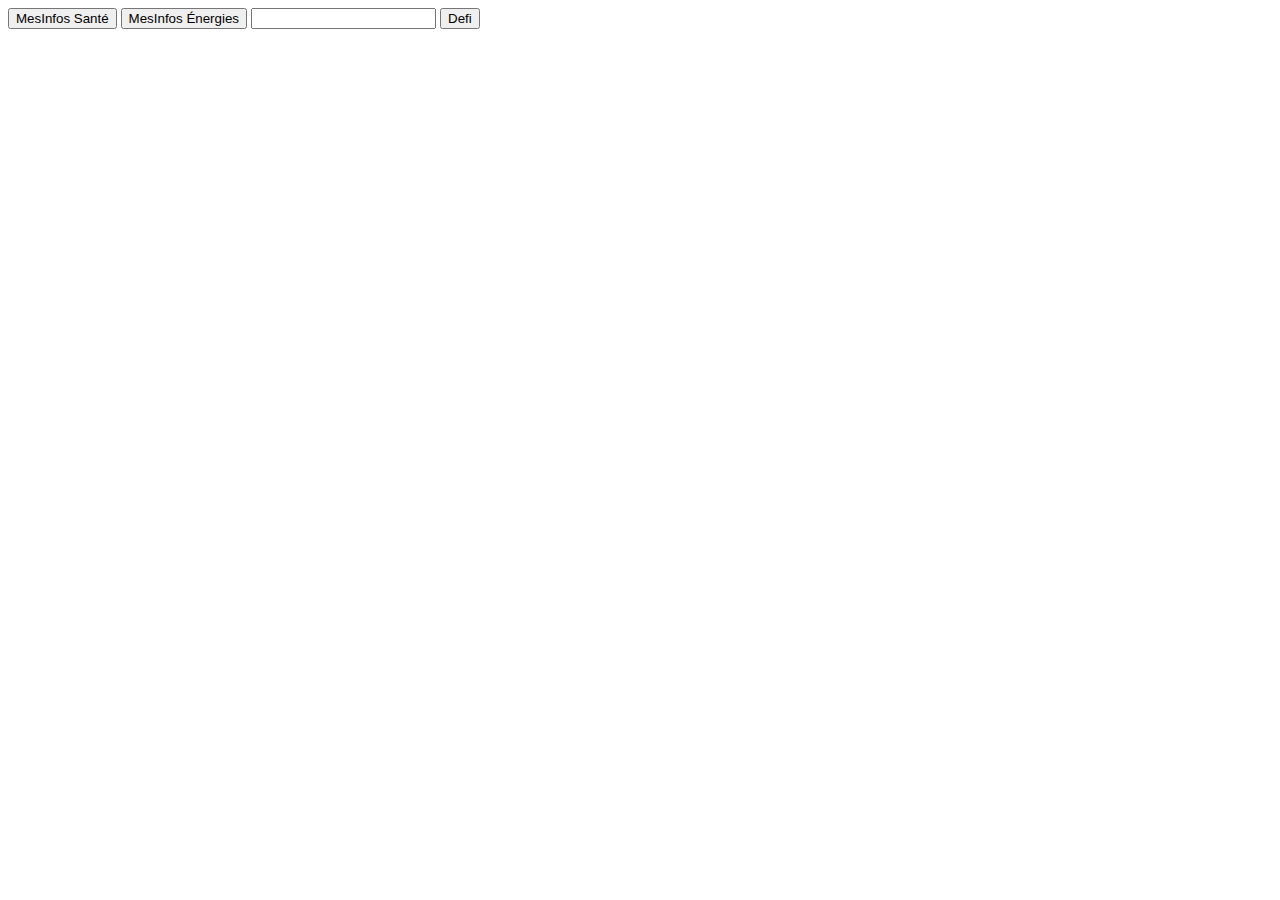
<file: grab/index.html>
<!DOCTYPE html>
<html>
  <head>
    <meta charset="utf-8">
    <meta name="viewport" content="initial-scale=1, maximum-scale=1, user-scalable=no, width=device-width">
    <title>Carto : GDoc --> JSONLP</title>
    <script src="scripts/vendors/jquery-1.9.1.js"></script>
    <script src="scripts/vendors/async.js"></script>

    <script src="scripts/vendors/FileSaver.min.js"></script>


    <script src="scripts/vendors/sheetrock.min.js"></script>


    <script src="scripts/grabdata.js"></script>

    <!-- <link href="stylesheets/styles.css" rel="stylesheet" type="text/css" /> -->
 </head>

  <body>
    
    
    <div id="container">
    <button id="fetchMIS" href="#">MesInfos Santé</button> 
    <button id="fetchMIE" href="#">MesInfos Énergies</button>
    <input id="defiUri" type="text"/>
    <button id="fetchDefi" href='#'>Defi</button>
      <script>
        
        var fetchAndSave = function(spreadSheetUri, uri2, fileName) {
          fetchFromSpreadsheets(spreadSheetUri, uri2, function(err, infos) {
            console.log(infos); 

            var blob = new Blob([JSON.stringify(infos, null, 2)], {type: "text/json;charset=utf-8"});
            saveAs(blob, fileName);
          });
        };

        $('#fetchMIS').click(function() { fetchAndSave('https://docs.google.com/spreadsheets/d/1IJ0W_IItB2-CcJspFuE0c_8aS3Z-oxy3X8t1u7oV7fA/edit?pli=1#gid=1020251575', 'https://docs.google.com/spreadsheets/d/1IJ0W_IItB2-CcJspFuE0c_8aS3Z-oxy3X8t1u7oV7fA/edit?pli=1#gid=319547307', 'mis_infos.json');
          });

        $('#fetchMIE').click(function() { fetchAndSave('https://docs.google.com/spreadsheets/d/1-ALgp7PdR_nQYbFuXnXeSQh4h_FcVKf2qVualMgwukg/edit?pli=1#gid=180305342', 'https://docs.google.com/spreadsheets/d/1-ALgp7PdR_nQYbFuXnXeSQh4h_FcVKf2qVualMgwukg/edit?pli=1#gid=935325708', 'mie_infos.json');

        var fetchAndSaveDefi = function(spreadSheetUri, fileName) {
          fetchDefiFromSpreadsheet(spreadSheetUri, function(err, infos) {
            console.log(infos); 

            var blob = new Blob([JSON.stringify(infos, null, 2)], {type: "text/json;charset=utf-8"});
            saveAs(blob, fileName);
          });
        };

        $('#fetchDefi').click(function() {
          console.log('toto');
          
          fetchAndSaveDefi($('#defiUri').val(), 'defi.json');
        })
        });
      </script>
    </div>
  </body>
</html>
</file>
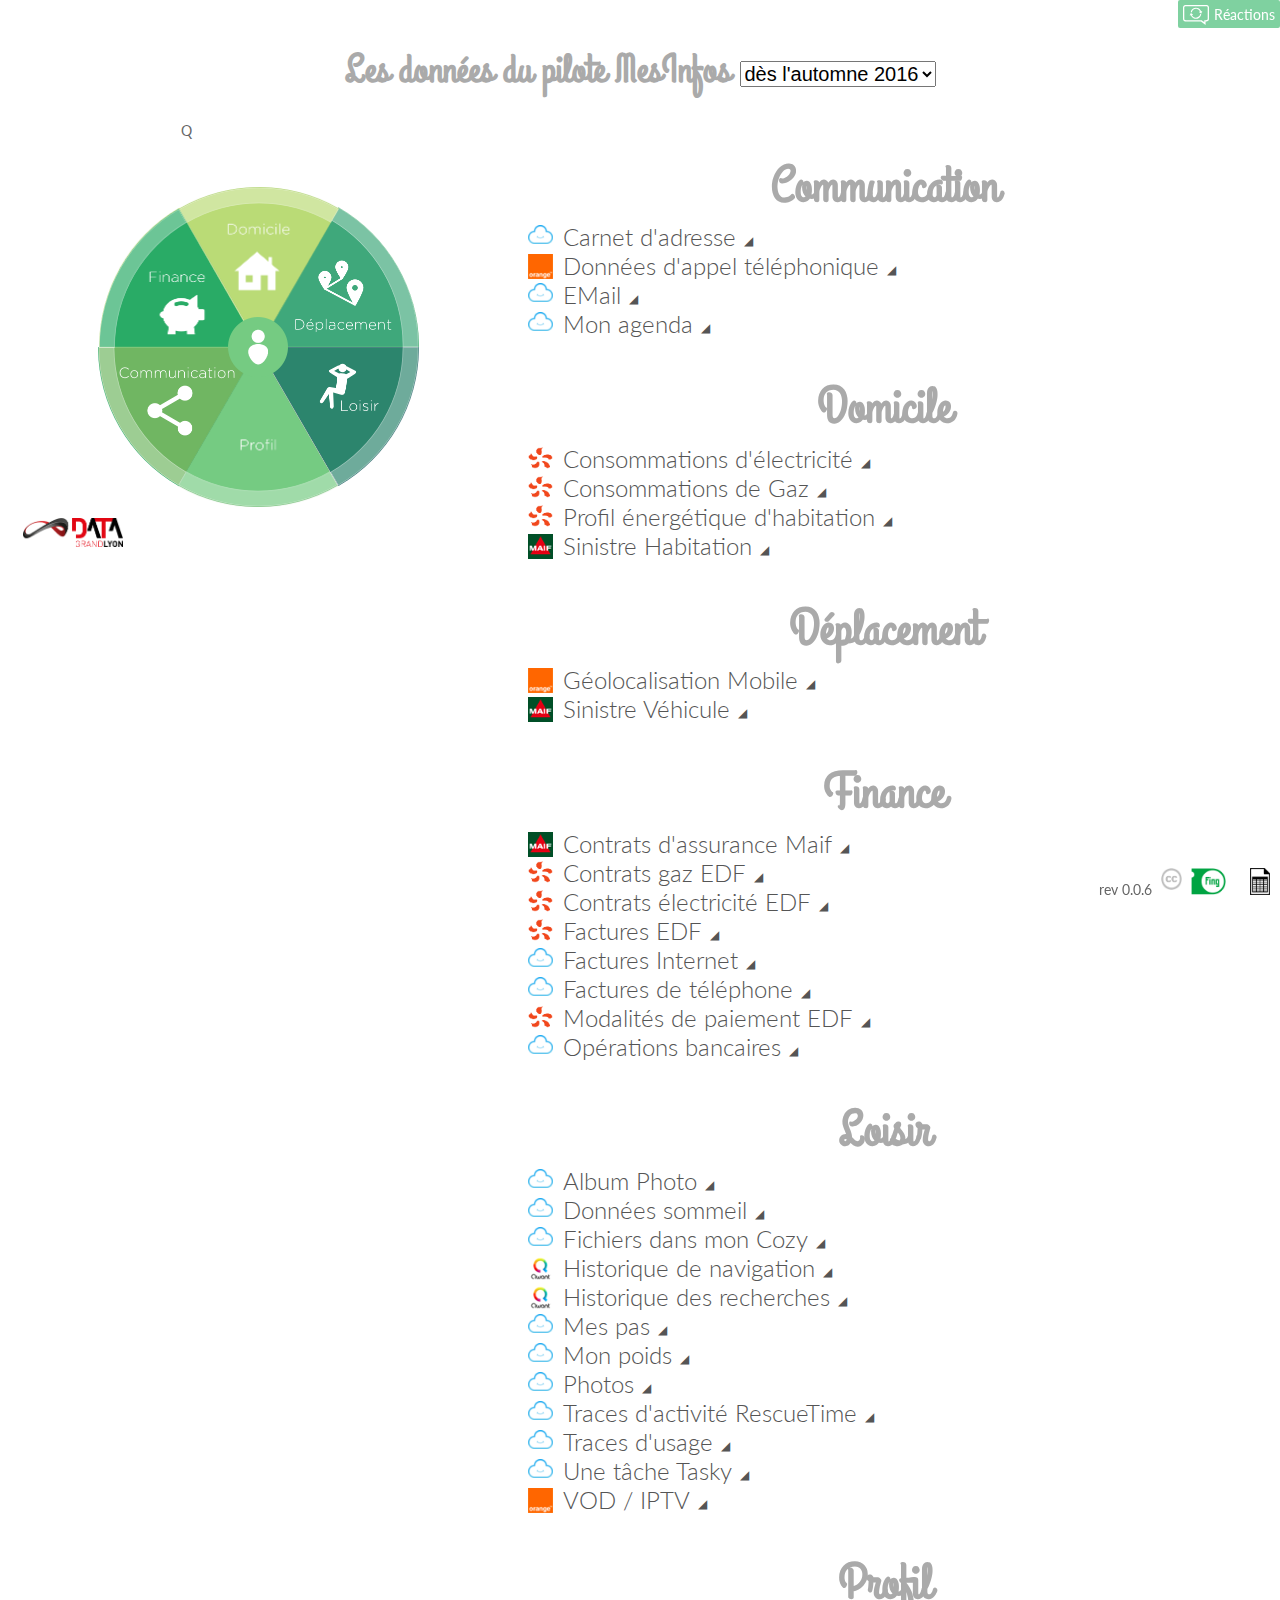
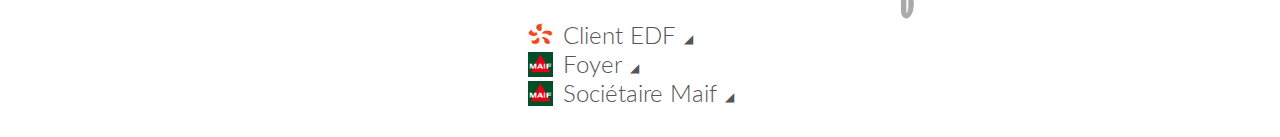
<file: www_datapilote/index.html>
<!DOCTYPE html>
<html>
  <head>
    <meta charset="utf-8">
    <!--meta name="viewport" content="initial-scale=1, maximum-scale=1, user-scalable=no, width=device-width"-->
    <title>Données Pilote MesInfos</title>
    <script src="scripts/vendors/jquery-1.9.1.js"></script>

    <script src="scripts/vendors/jquery.ba-throttle-debounce.min.js"></script>

    <link href='http://fonts.googleapis.com/css?family=Lato' rel='stylesheet' type='text/css'>
    <link href="http://fonts.googleapis.com/css?family=Grand+Hotel" rel="stylesheet" type="text/css">
    <link href="styles/datapilote.css" rel="stylesheet" type="text/css" />

    <script src="scripts/templates/typology.js"></script>
    <script src="scripts/templates/doctype.js"></script>

    <script src="http://www.google-analytics.com/ga.js" async="" type="text/javascript"></script>
    <script type="text/javascript">//<![CDATA[
            // Google Analytics for WordPress by Yoast v4.3.3 | http://yoast.com/wordpress/google-analytics/
            var _gaq = _gaq || [];
            _gaq.push(['_setAccount', 'UA-43732327-1']);
                    _gaq.push(['_trackPageview']);
            (function () {
                var ga = document.createElement('script');
                ga.type = 'text/javascript';
                ga.async = true;
                ga.src = ('https:' == document.location.protocol ? 'https://ssl' : 'http://www') + '.google-analytics.com/ga.js';

                var s = document.getElementsByTagName('script')[0];
                s.parentNode.insertBefore(ga, s);
            })();
      //]]>
      </script>
 </head>

  <body>
    <h1>Les données du pilote MesInfos
      <select id='period_filter'>
        <option value="2016-11">dès l'automne 2016</option>
        <option value="2017-01">pour 2017</option>
        <option value="2020">dans le viseur</option>
      </select>
    </h1>

    <div id="container" >
    <div id="workarea">
      <input title="Filtrer les données" type='text' id='word_filter'><span id='word_filter_submit' >Q</span>
    <div id="map_container">

      <div id="fond" class="mapbg" ></div>
      <!-- <img id="fond" class="mapbg" src="img/typologies/20160425-carto_data_pilote_MI.png" /> -->
      <!--img id="Caractéristiques" class="mapelem" src="img/typologies/caracteristiques.png" /-->
      <img id="Communication" class="mapelem" src="img/typologies/communication.png" />
      <img id="Déplacement" class="mapelem" src="img/typologies/deplacement.png" />
      <img id="Domicile" class="mapelem" src="img/typologies/domicile.png" />
      <img id="Finance" class="mapelem" src="img/typologies/finance.png" />
      <img id="Profil" class="mapelem" src="img/typologies/profil.png" />

      <img id="Loisir" class="mapelem" src="img/typologies/loisir.png" />
      <img id="Center" class="mapelem" src="img/typologies/center.png" />
      <img id="opendatagl" class="mapelem" src="img/typologies/open-data-grand lyon.png" />

    </div>
    </div>

    <div id='list_container'>
      <h2>Liste des données</h2>
      <div id='list_typologies'></div>
    </div>

    <div id='documentation'></div>

    </div>

    <div id='credits'>
        <span id='version'>rev 0.0.6</span>
        <img id='creditscc' src='img/credits_creativecommons.png' />
        <img id='creditsfing' src='img/credits_fing.png' />
        <a href='assets/tableau_data.csv' title='Tableau de toutes les données, format csv (Excel)' ><img id='csv' src='img/spreadsheet.png' /></a>
        <!-- Noun project :
          img/feedback.svg : Created by dilayorganci from the Noun Project
          img/spreadsheet.png : Created by Pham Thi Dieu Linh from the Noun Project
        -->
      </div>

      <div id='feedback'>
        <img src='img/feedback.svg' ><span title='Commentaire, idées, réactions' >Réactions</span>
      </a>
      <!--
       href='https://annuel.framapad.org/p/Commentaires_carto_donn%C3%A9es_pilote_MesInfos' target='_blank' >
      <iframe id='feedbackframe' name='embed_readwrite' src='https://annuel.framapad.org/p/Commentaires_carto_donn%C3%A9es_pilote_MesInfos?showControls=true&showChat=true&showLineNumbers=true&useMonospaceFont=false' width=600 height=400></iframe>
      -->
      <script type="text/javascript">//<![CDATA[
        // Feedback
        function clickFeedBack(ev) {
          // small screens
          if ($(window).width() < 500) {
            window.open('https://annuel.framapad.org/p/Commentaires_carto_donn%C3%A9es_pilote_MesInfos');
            return;
          }

          // Else enought space to open as overlay.
          var feedbackElem = $(ev.currentTarget);
          feedbackElem.toggleClass('expanded');

          if (feedbackElem.children('iframe').length === 0) {
            feedbackElem.append("<iframe id='feedbackframe' name='embed_readwrite' src='https://annuel.framapad.org/p/Commentaires_carto_donn%C3%A9es_pilote_MesInfos?showControls=true&showChat=true&showLineNumbers=true&useMonospaceFont=false' width=600 height=400></iframe>");
          }
        }

        $('#feedback').click(clickFeedBack);
        //]]>
      </script>

      <script>
        window.miConfig = {
            infosUri: 'data/mi_pilote_data.json',
            base: {
              width: 1000,
              height: 1000,
              centerX: 500,
              centerY: 500,
            },
            areas: [
              {
                label: "Caractéristiques",
                rMin: 320,
                rMax: 390,
                tMin: 0,
                tMax: 6.14,
                position: {left: '11.5%', top: '11.5%', height: '77%' },
                headerIconPath: 'img/typologies/picto_caracteristiques.png',
              },
              {
                label: "Center",
                rMin: 0.1,
                rMax: 59.9,
                tMin: 0,
                tMax: 6.14,
                position: {left: "44%", top: "44%", height: '12%'},
                color: {r: 0x59, g: 0xB3, b: 0x60},
                headerIconPath: 'img/typologies/picto_profil.png',
              },
              {
                label: "Déplacement",
                rMin: 60,
                rMax: 305,
                tMin: 0,
                tMax: 1.04,
                position: {left: "50%", top: "22.1%", height: '27.9%'},
                color: {r: 0x3F, g: 0xA8, b: 0x7B},
                headerIconPath: 'img/typologies/picto_deplacement.png',
              },
              {
                label: "Domicile",
                rMin: 60,
                rMax: 305,
                tMin: 1.05,
                tMax: 2.1,
                position: {left: "34.1%", top: "18%", height: '32.1%'},
                color: {r: 0xB7, g: 0xDB, b: 0x6C},
                headerIconPath: 'img/typologies/picto_domicile.png',
              },
              {
                label: "Finance",
                rMin: 60,
                rMax: 305,
                tMin: 2.1,
                tMax: 3.14,
                position: {left: "18.1%", top: "22.3%", height: "27.9%"},
                color: {r: 0x75, g: 0xCB, b: 0x82},
                headerIconPath: 'img/typologies/picto_finance.png',

              },
              {
                label: "Communication",
                rMin: 60,
                rMax: 305,
                tMin: 3.14,
                tMax: 4.19,
                position: {left: "18%", top: "50%", height: "27.8%"},
                color: {r: 0x9B, g: 0xDB, b: 0x6C},
                headerIconPath: 'img/typologies/picto_communication.png',
              },
              {
                label: "Profil",
                rMin: 60,
                rMax: 305,
                tMin: 4.19,
                tMax: 5.23,
                position: {left: "34%", top: "50%", height: "32.1%"},
                color: {r: 0x59, g: 0xB3, b: 0x60},
                headerIconPath: 'img/typologies/picto_profil.png',
              },
              {
                label: "Loisir",
                rMin: 60,
                rMax: 305,
                tMin: 5.23,
                tMax: 6.28,
                position: {left: "50%", top: "50%", height: "27.8%"},
                color: {r: 0x2C, g: 0x85, b: 0x6D},
                headerIconPath: 'img/typologies/picto_loisir.png',

              },
            ],
        };
        miConfig.areas.forEach(function(area) {
          $('#' + area.label)
            .css('top', area.position.top)
            .css('left', area.position.left)
            .css('height', area.position.height);

        });
      </script>
      <script src="scripts/display_data.js"></script>
  </body>
</html>
</file>
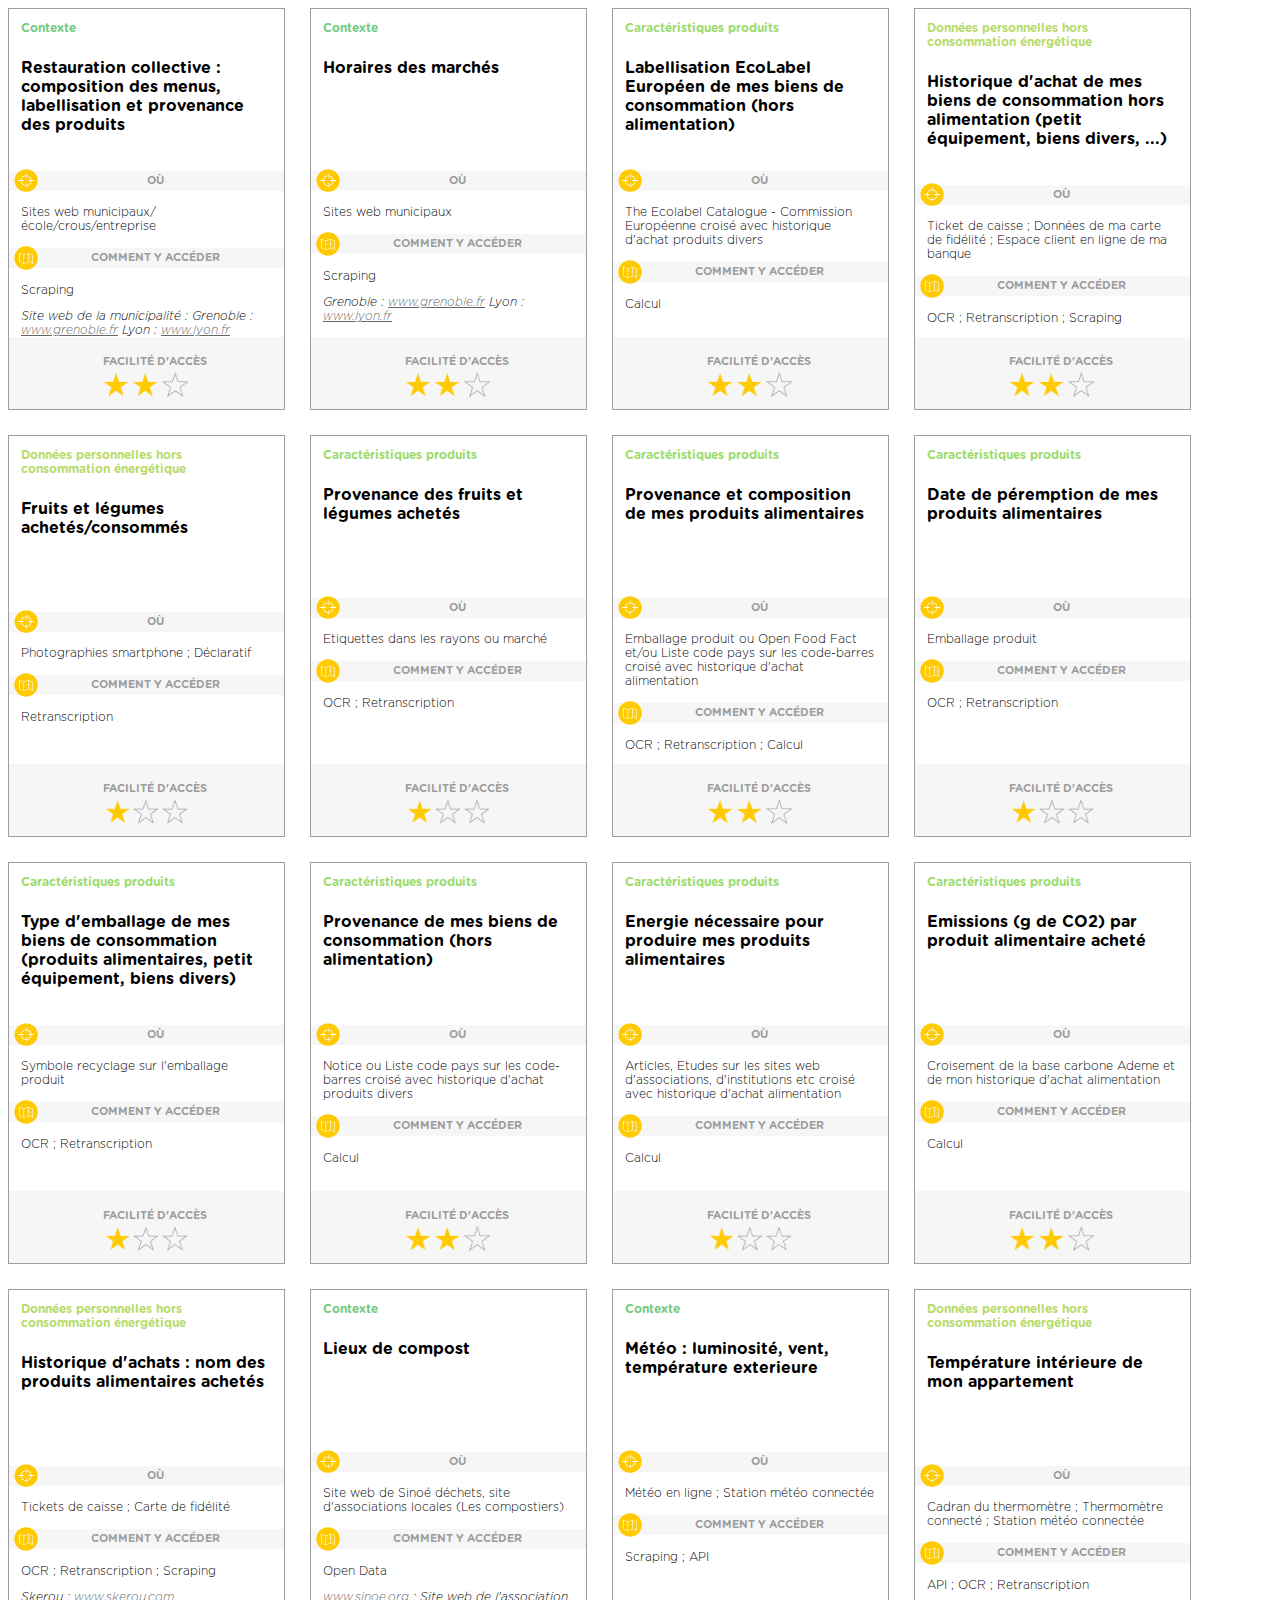
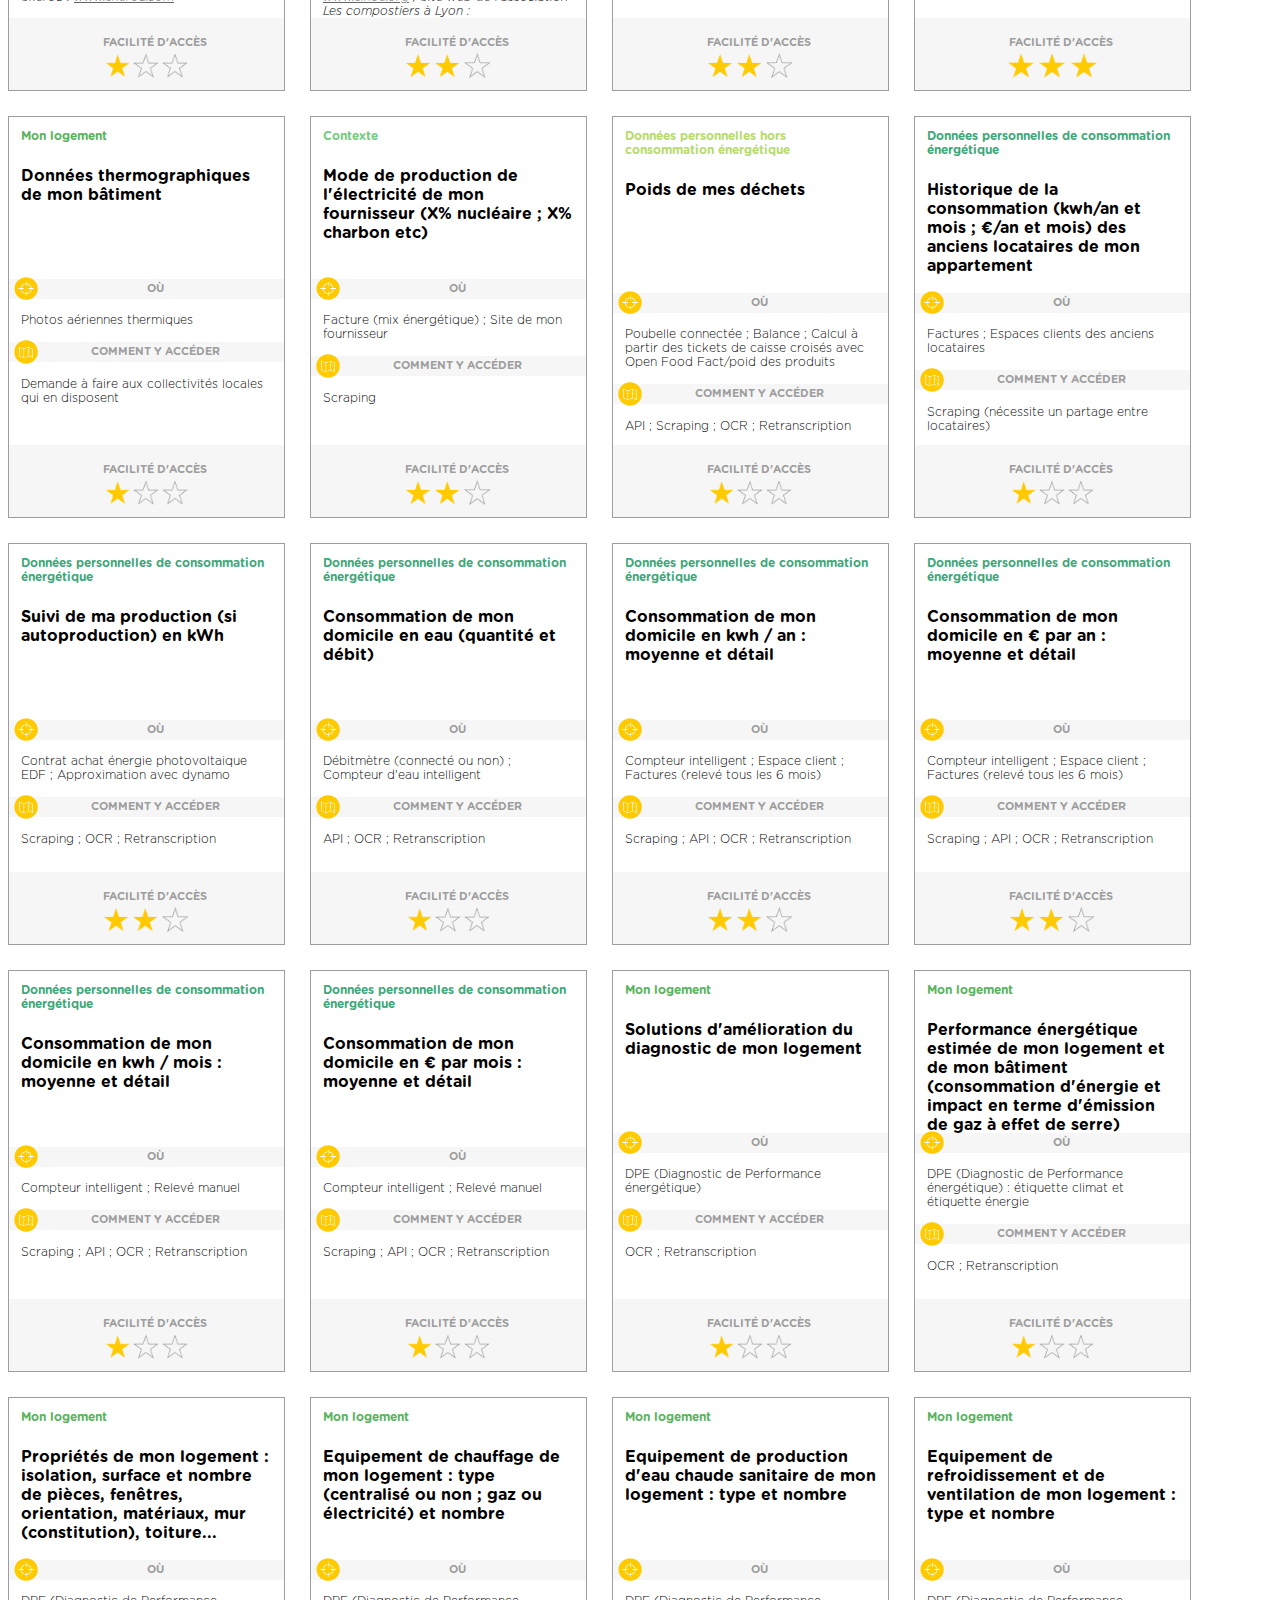
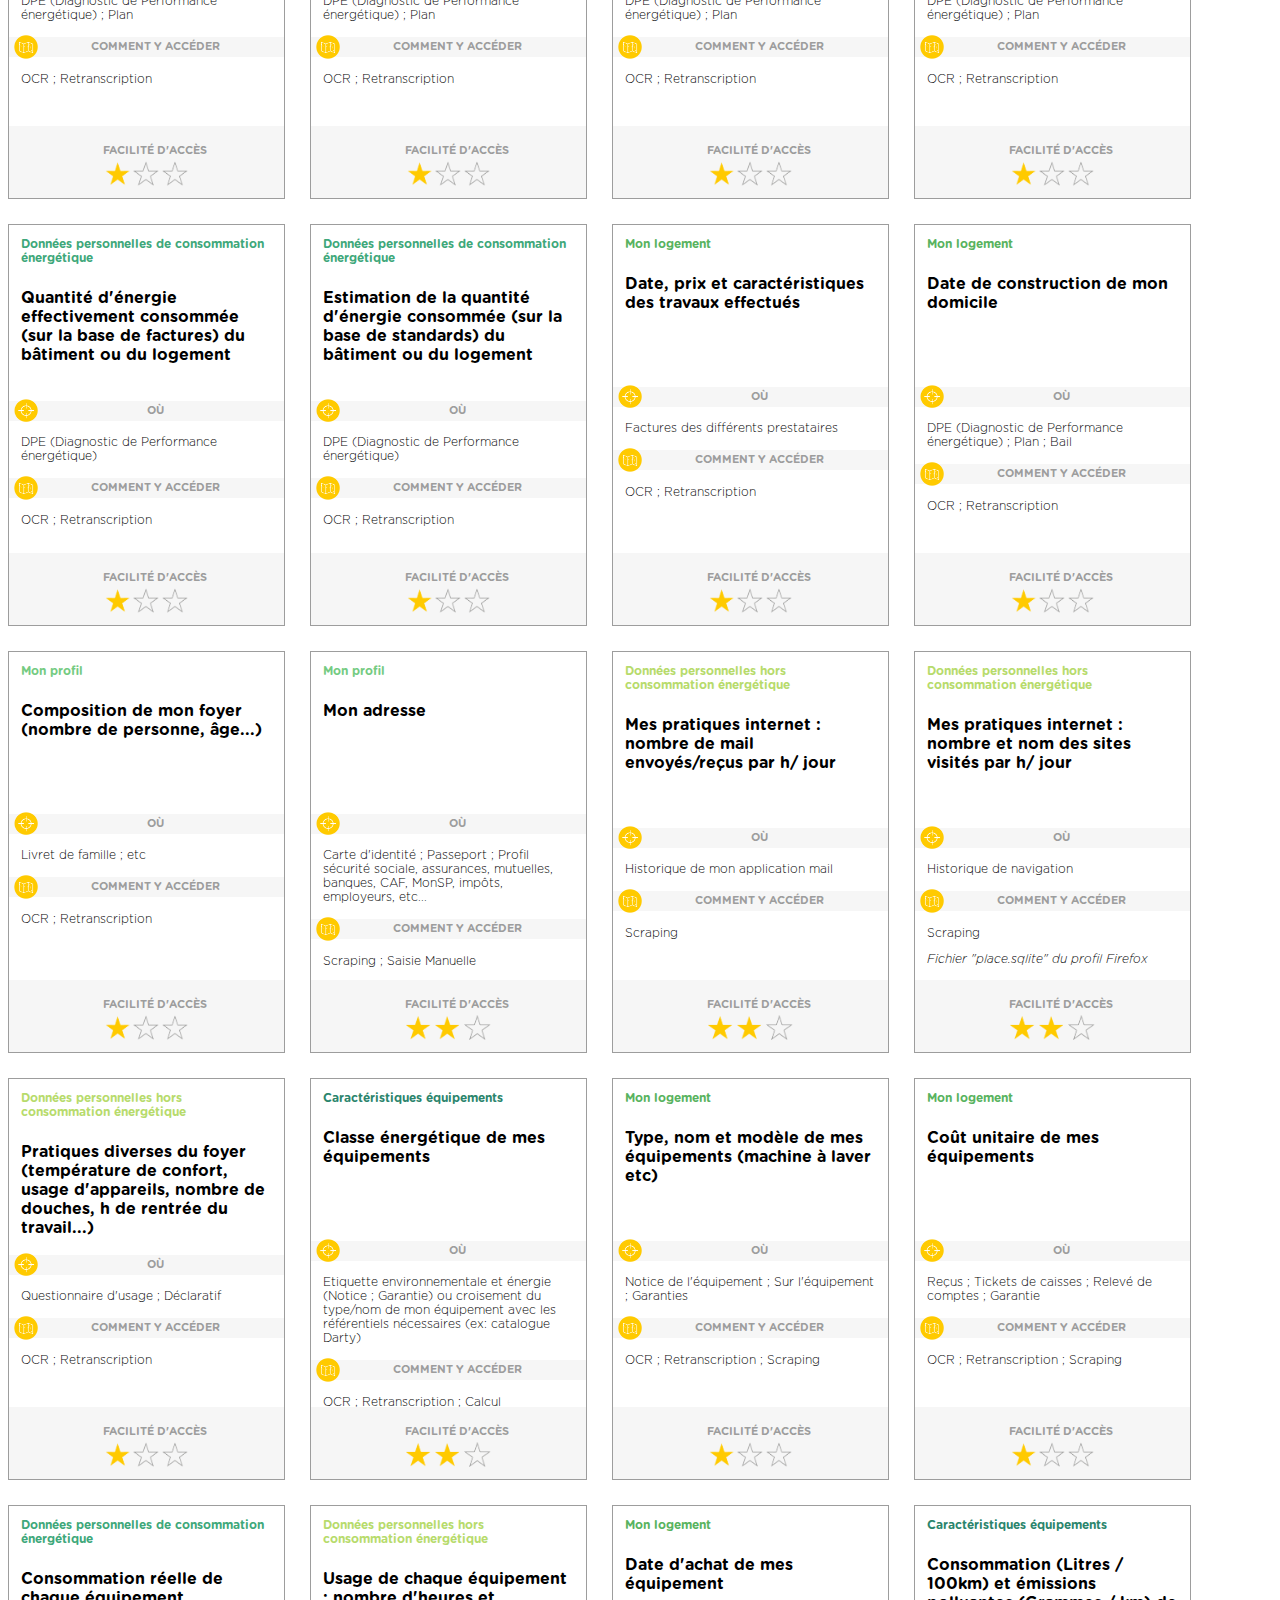
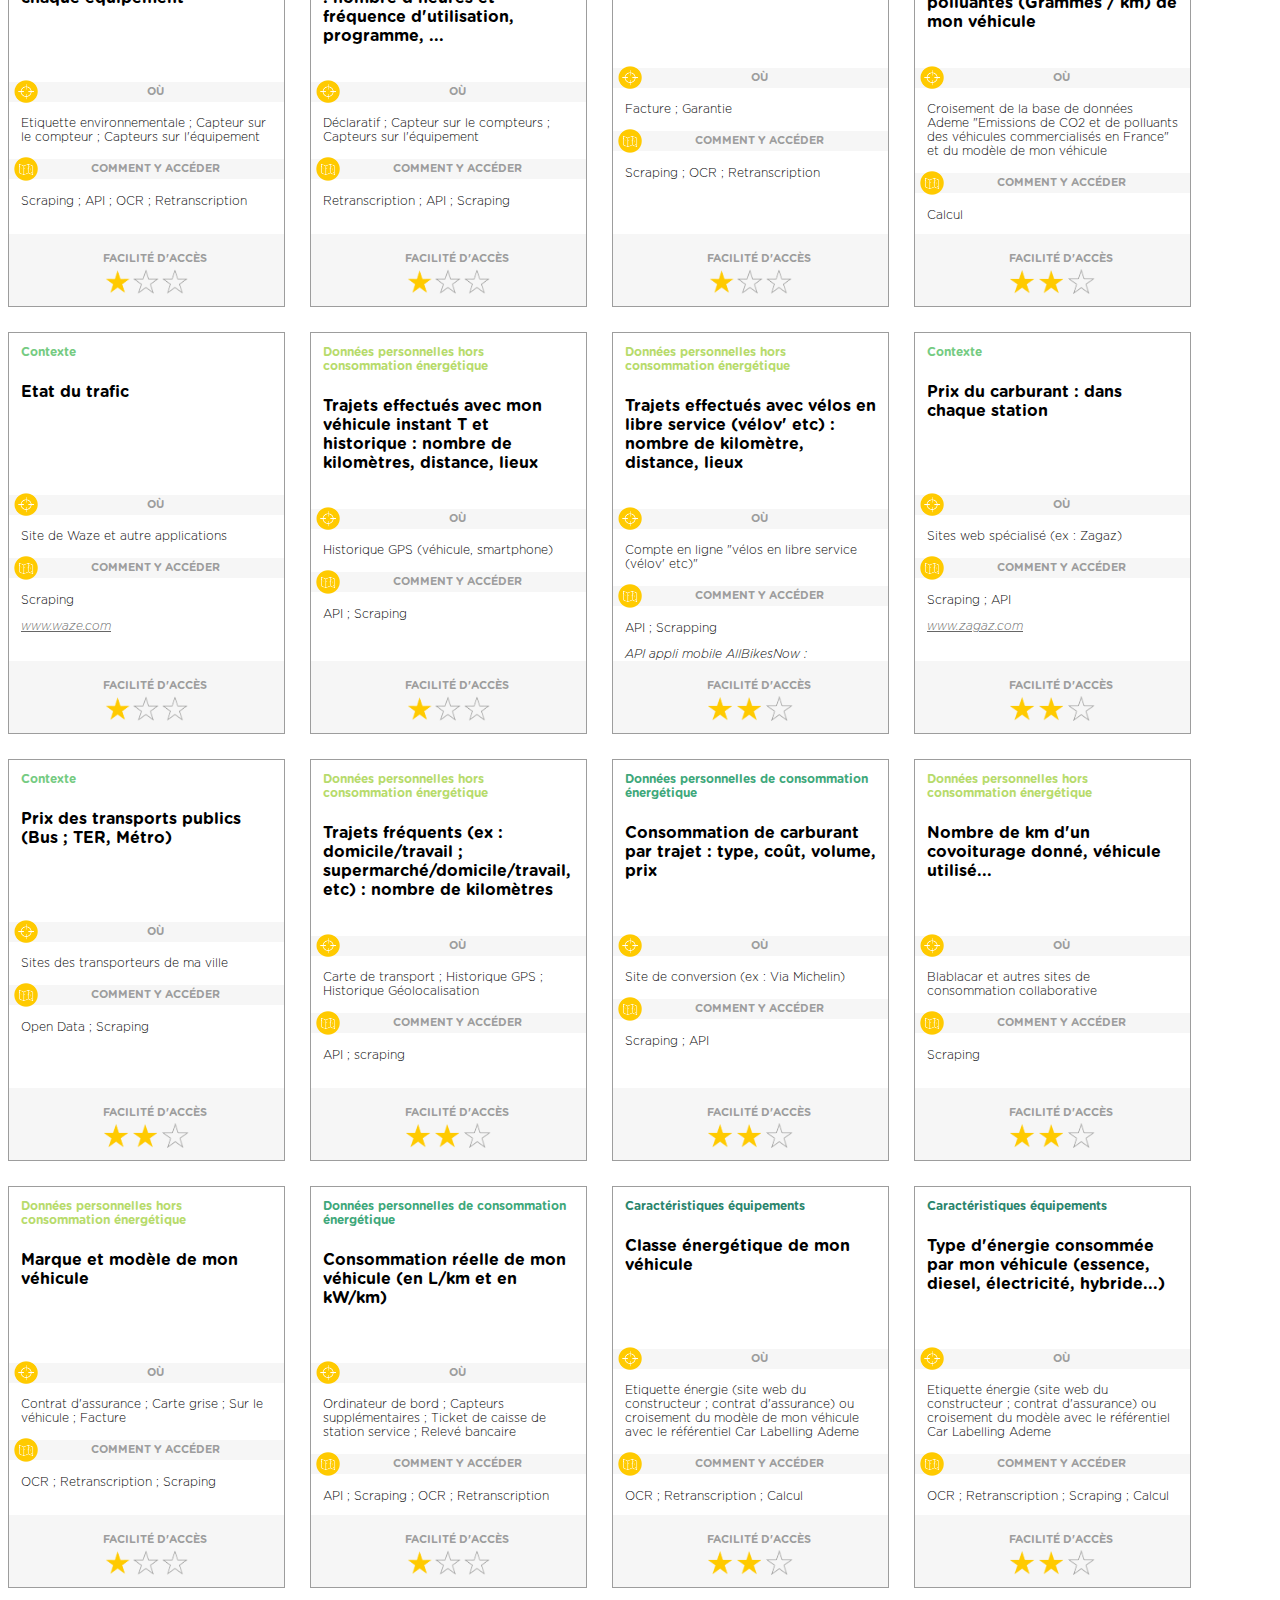
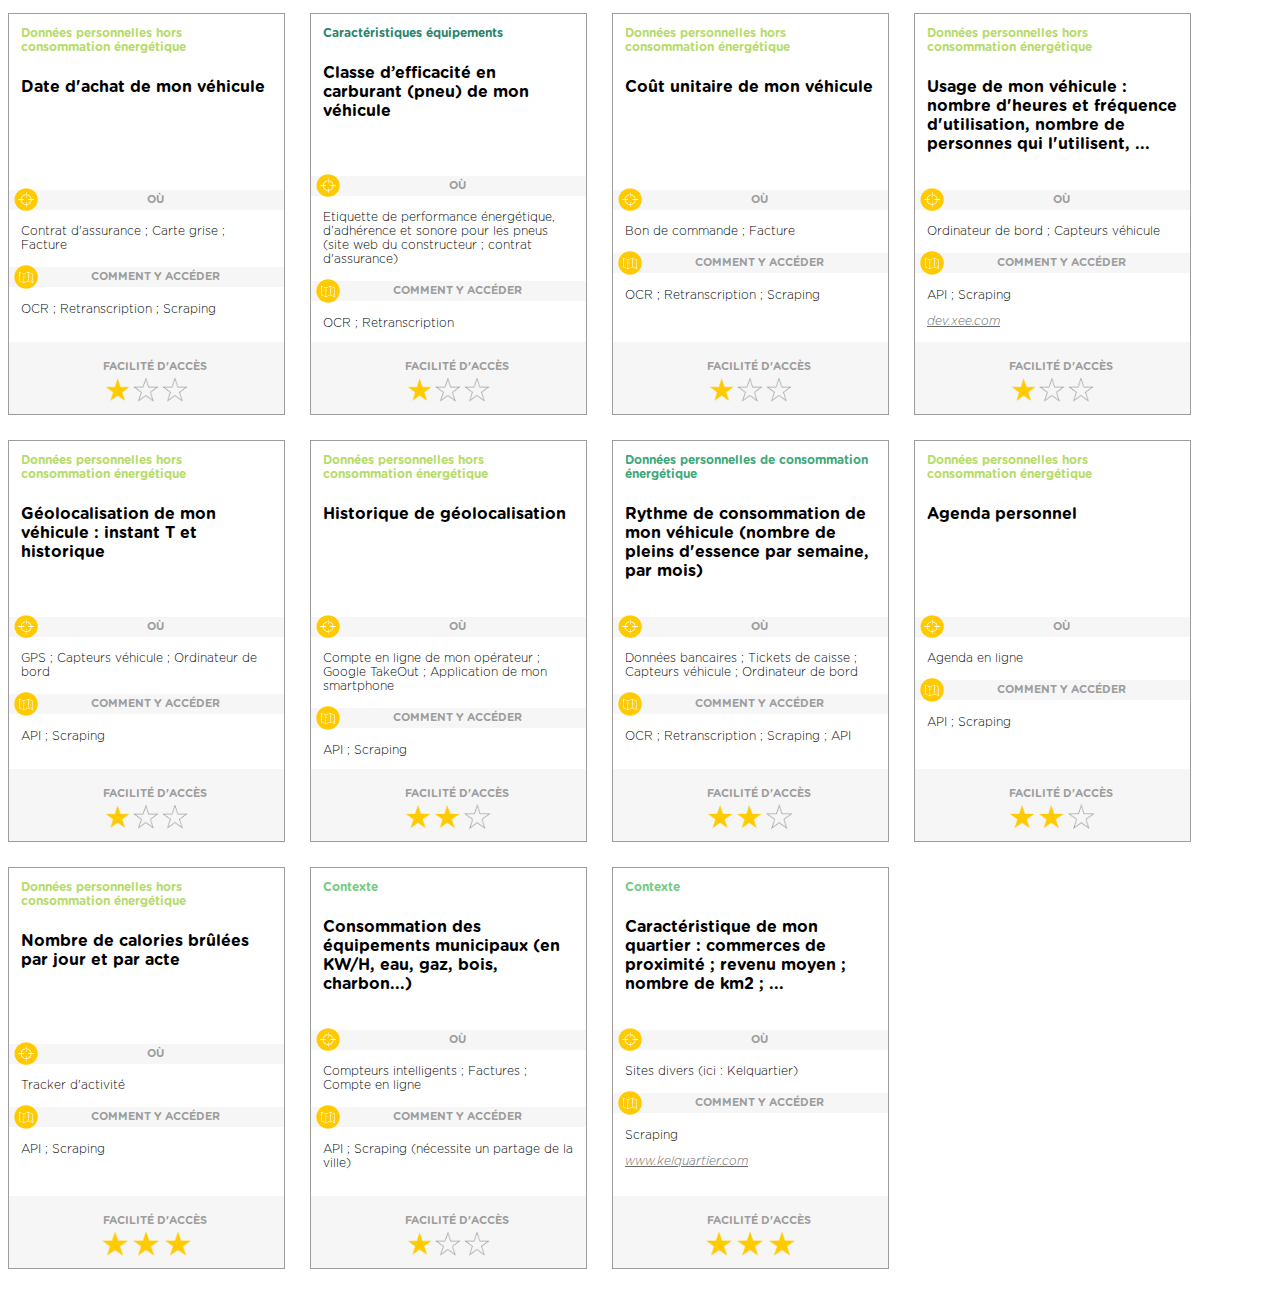
<file: print/mie.html>
<!DOCTYPE html>
<html>
  <head>
    <meta charset="utf-8">
    <meta name="viewport" content="initial-scale=1, maximum-scale=1, user-scalable=no, width=device-width">
    <title>MesInfos Énergies</title>
    <script src="scripts/vendors/jquery-1.9.1.js"></script>
    <script src="scripts/vendors/jquery-ui.min.js"></script>
    <script src="scripts/vendors/jquery.mousewheel.min.js"></script>
    <script src="scripts/vendors/jquery.textfill.min.js"></script>

    <script src="scripts/vendors/async.js"></script>
    <script src="scripts/vendors/FileSaver.min.js"></script>

    <script src="scripts/vendors/sheetrock.min.js"></script>

    <link href="styles/cards.css" rel="stylesheet" type="text/css" title="style2" />

    <script src="http://www.google-analytics.com/ga.js" async="" type="text/javascript"></script>
    <script type="text/javascript">//<![CDATA[
            // Google Analytics for WordPress by Yoast v4.3.3 | http://yoast.com/wordpress/google-analytics/
            var _gaq = _gaq || [];
            _gaq.push(['_setAccount', 'UA-43732327-1']);
                    _gaq.push(['_trackPageview']);
            (function () {
                var ga = document.createElement('script');
                ga.type = 'text/javascript';
                ga.async = true;
                ga.src = ('https:' == document.location.protocol ? 'https://ssl' : 'http://www') + '.google-analytics.com/ga.js';

                var s = document.getElementsByTagName('script')[0];
                s.parentNode.insertBefore(ga, s);
            })();
      //]]></script>
 </head>

  <body>
      <script>
        window.miConfig = {
            infosUri: 'data/mie_infos.json',
            referentialTypology: "Référentiels et Tables de conversion",
            typologiesMap: {
              "Données personnelles de consommation énergétique": {
                color: {r: 0x3F, g: 0xA8, b: 0x7B},
                headerIcon: 'dpconso_header.png',
                position: {left: 170, top: 50},

              },
              "Données personnelles hors consommation énergétique": {
                color: {r: 0xB7, g: 0xDB, b: 0x6C},
                headerIcon: 'dphconso_header.png',
                position: {left: 170, top: 280},

              },
              "Mon profil": {
                color: {r: 0x75, g: 0xCB, b: 0x82},
                headerIcon: 'profil_header.png',
                position: {left: 380, top: 280},
              },
              "Mon logement": {
                color: {r: 0x59, g: 0xB3, b: 0x60},
                headerIcon: 'equipements_header.png',
                position: {left: 380, top: 100},
              },
              "Caractéristiques équipements": {
                color: {r: 0x2C, g: 0x85, b: 0x6D},
                headerIcon: 'caract_equipements_header.png',
                position: {left: 500, top: 10},

              },
              "Caractéristiques produits": {
                color: {r: 0x9B, g: 0xDB, b: 0x6C},
                headerIcon: 'caract_pdt_header.png',
                position: {left: 500, top: 350},

              },
              "Contexte": {
                color:  {r: 0x75, g: 0xCB, b: 0x82},
                headerIcon: 'contexte_header.png',
                position: {left: 150, top: 10},
              },
              "Référentiels et Tables de conversion": {
                color: {r: 0x2B, g: 0xC3, b: 0x6B},
                headerIcon: "referentiels_header.png",
                position: {left: 650, top: 230},
              }
            },
        };

      </script>
      <script src="scripts/cards.js"></script>
  </body>
</html>
</file>
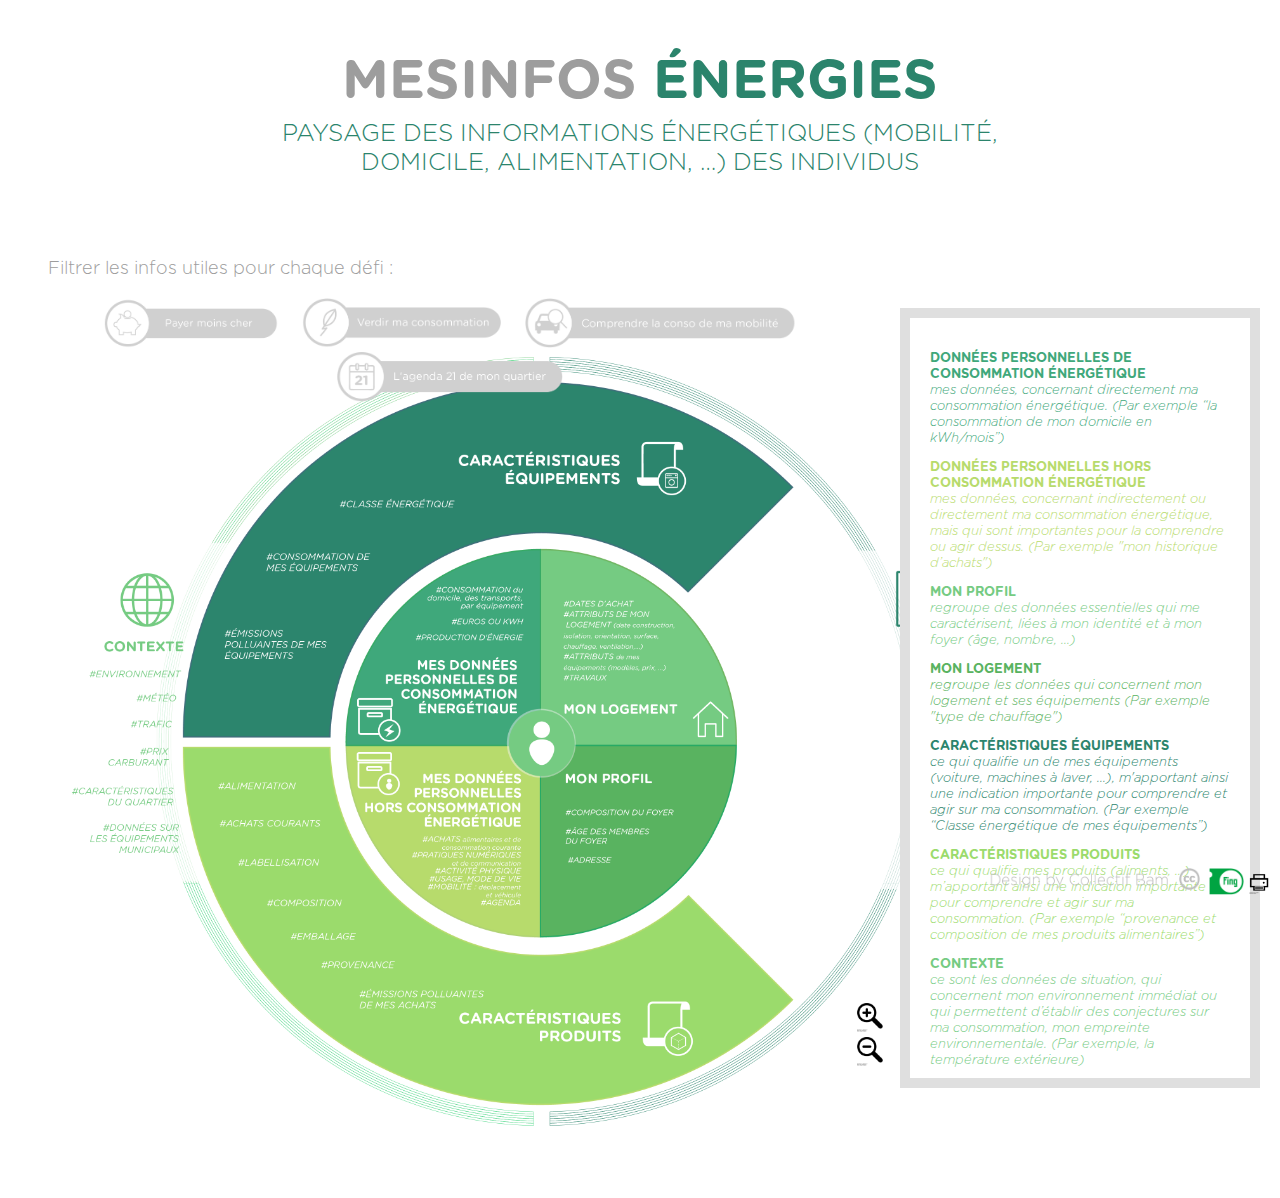
<file: www/mie.html>
<!DOCTYPE html>
<html>
  <head>
    <meta charset="utf-8">
    <meta name="viewport" content="initial-scale=1, maximum-scale=1, user-scalable=no, width=device-width">
    <title>MesInfos Énergies</title>
    <script src="scripts/vendors/jquery-1.9.1.js"></script>
    <script src="scripts/vendors/jquery-ui.min.js"></script>
    <script src="scripts/vendors/jquery.mousewheel.min.js"></script>

    <script src="scripts/vendors/async.js"></script>
    <script src="scripts/vendors/FileSaver.min.js"></script>

    <script src="scripts/vendors/sheetrock.min.js"></script>

    <link href="styles/styles.css" rel="stylesheet" type="text/css" />

    <script src="http://www.google-analytics.com/ga.js" async="" type="text/javascript"></script>
    <script type="text/javascript">//<![CDATA[
            // Google Analytics for WordPress by Yoast v4.3.3 | http://yoast.com/wordpress/google-analytics/
            var _gaq = _gaq || [];
            _gaq.push(['_setAccount', 'UA-43732327-1']);
                    _gaq.push(['_trackPageview']);
            (function () {
                var ga = document.createElement('script');
                ga.type = 'text/javascript';
                ga.async = true;
                ga.src = ('https:' == document.location.protocol ? 'https://ssl' : 'http://www') + '.google-analytics.com/ga.js';

                var s = document.getElementsByTagName('script')[0];
                s.parentNode.insertBefore(ga, s);
            })();
      //]]></script>
 </head>

  <body>
    <h1>MesInfos <span style="color:#2B846C;">Énergies</span></h1>
    <h2 style="color:#2B846C;" >Paysage des informations énergétiques (mobilité, domicile, alimentation, …) des individus</h2>
    <h3 class="defis">Filtrer les infos utiles pour chaque défi :</h3>
    <div id="workarea">
    <div id='buttons' class="buttons buttons-mie">
      <img class='defi' data-defi="Payer moins cher" src='img/defis/mie_payer_moins_cher.png' />
      <img class='defi' data-defi="Verdir ma consommation" src='img/defis/mie_verdir_ma_conso.png' />
      <img class='defi' data-defi="Comprendre la conso de ma mobilité" src='img/defis/mie_comprendre_ma_conso_mobile.png' />
      <img class='defi' data-defi="L'agenda 21 de mon quartier" src='img/defis/mie_agenda_21.png' />      
      <span >
    </div>
    <div id="zoomcontrols">
      <img id="zoomin" src="img/zoomin.png" />
      <img id="zoomout" src="img/zoomout.png" />
    </div>
    <div id="zoom">
    <div id="container">
      <img id="fond" class="mapbg" src="img/fond_mie.png" />
      <img data-typology="Caractéristiques équipements" class="mapbg" src="img/mie_caracequipement.png" />
      <img  data-typology="Caractéristiques produits" class="mapbg" src="img/mie_caractpdt.png" />
      <img data-typology="Contexte" class="mapbg" src="img/mie_contexte.png" />
      <img data-typology="Données personnelles de consommation énergétique" class="mapbg" src="img/mie_dpce.png" />
      <img data-typology="Données personnelles hors consommation énergétique" class="mapbg" src="img/mie_dpnce.png" />
      <img data-typology="Mon logement" class="mapbg" src="img/mie_logement.png" />
      <img data-typology="Mon profil" class="mapbg" src="img/mie_profil.png" />
      <img data-typology="Référentiels et Tables de conversion" class="mapbg" src="img/mie_reftab.png" />
    </div>
    </div>
    </div>
    <div id="legend">
      <h3 data-typology="Données personnelles de consommation énergétique">Données personnelles de consommation énergétique</h3>
      <p data-typology="Données personnelles de consommation énergétique">mes données, concernant directement ma consommation énergétique. (Par exemple “la consommation de mon domicile en kWh/mois”)</p>

      <h3 data-typology="Données personnelles hors consommation énergétique">Données personnelles hors consommation énergétique</h3>
      <p data-typology="Données personnelles hors consommation énergétique">mes données, concernant indirectement ou directement ma consommation énergétique, mais qui sont importantes pour la comprendre ou agir dessus. (Par exemple "mon historique d’achats")</p>

      <h3 data-typology="Mon profil">Mon profil</h3>
      <p data-typology="Mon profil">regroupe des données essentielles qui me caractérisent, liées à mon identité et à mon foyer (âge, nombre, ...)</p>

      <h3 data-typology="Mon logement">Mon logement</h3>
      <p data-typology="Mon logement">regroupe les données qui concernent mon logement et ses équipements (Par exemple "type de chauffage")</p>

      <h3 data-typology="Caractéristiques équipements">Caractéristiques équipements</h3>
      <p data-typology="Caractéristiques équipements">ce qui qualifie un de mes équipements (voiture, machines à laver, ...), m'apportant ainsi une indication importante pour comprendre et agir sur ma consommation. (Par exemple “Classe énergétique de mes équipements”)</p>

      <h3 data-typology="Caractéristiques produits">Caractéristiques produits</h3>
      <p data-typology="Caractéristiques produits">ce qui qualifie mes produits (aliments, …) m’apportant ainsi une indication importante pour comprendre et agir sur ma consommation. (Par exemple “provenance et composition de mes produits alimentaires”)</p>

      <h3 data-typology="Contexte">Contexte</h3>
      <p data-typology="Contexte">ce sont les données de situation, qui concernent mon environnement immédiat ou qui permettent d’établir des conjectures sur ma consommation, mon empreinte environnementale. (Par exemple, la température extérieure)</p>
 
      <h3 data-typology="Référentiels et Tables de conversion">Référentiels et Tables de conversion</h3>
      <p data-typology="Référentiels et Tables de conversion">données ou bases de données qui rassemblent standards, référentiels, annuaires, ou encore calculs permettant de basculer d’une unité vers une autre (Par exemple, le coût (énergétique ; financier ; CO2) des transports selon le nombre de km)</p>

      
        </div>

    <div id='credits'>
        <img id='creditsbam' src='img/credits_bam.png' />
        <img id='creditscc' src='img/credits_creativecommons.png' />
        <img id='creditsfing' src='img/credits_fing.png' />
        <a href='res/mie_20151005.pdf'>
            <img id='print' src='img/print.png' target='blank' />
        </a>
      </div>

      <script>
        window.miConfig = {
            infosUri: 'data/mie_infos.json',
            referentialTypology: "Référentiels et Tables de conversion",
            areas: [
                {
                    label: "Données personnelles de consommation énergétique",
                    rMin: 0,
                    rMax: 146,
                    tMin: 1.57,
                    tMax: 3.14,
                },
                {
                    label: "Données personnelles hors consommation énergétique",
                    rMin: 0,
                    rMax: 146,
                    tMin: 3.14,
                    tMax: 4.71,
                },
                {
                    label: "Mon profil",
                    rMin: 0,
                    rMax: 126,
                    tMin: 4.71,
                    tMax: 0,
                },
                {
                    label: "Mon logement",
                    rMin: 0,
                    rMax: 146,
                    tMin: 0,
                    tMax: 1.57,
                },
                {
                    label: "Caractéristiques équipements",
                    rMin: 160,
                    rMax: 271,
                    tMin: 0.77,
                    tMax: 3.12,
                },
                {
                    label: "Caractéristiques produits",
                    rMin: 160,
                    rMax: 271,
                    tMin: 3.16,
                    tMax: 5.49,
                },
                {
                    label: "Contexte",
                    rMin: 274,
                    rMax: 398,
                    tMin: 2.68,
                    tMax: 3.41,
                },
                {
                    label: "Référentiels et Tables de conversion",
                    rMin: 254,
                    rMax: 398,
                    tMin: 6.0,
                    tMax: 0.44,
                },
            ],

            typologiesMap: {
              "Données personnelles de consommation énergétique": {
                color: {r: 0x3F, g: 0xA8, b: 0x7B},
                headerIcon: 'dpconso_header.png',
                position: {left: 170, top: 50},

              },
              "Données personnelles hors consommation énergétique": {
                color: {r: 0xB7, g: 0xDB, b: 0x6C},
                headerIcon: 'dphconso_header.png',
                position: {left: 170, top: 280},

              },
              "Mon profil": {
                color: {r: 0x75, g: 0xCB, b: 0x82},
                headerIcon: 'profil_header.png',
                position: {left: 380, top: 280},
              },
              "Mon logement": {
                color: {r: 0x59, g: 0xB3, b: 0x60},
                headerIcon: 'equipements_header.png',
                position: {left: 380, top: 100},
              },
              "Caractéristiques équipements": {
                color: {r: 0x2C, g: 0x85, b: 0x6D},
                headerIcon: 'caract_equipements_header.png',
                position: {left: 500, top: 10},

              },
              "Caractéristiques produits": {
                color: {r: 0x9B, g: 0xDB, b: 0x6C},
                headerIcon: 'caract_pdt_header.png',
                position: {left: 500, top: 350},

              },
              "Contexte": {
                color:  {r: 0x75, g: 0xCB, b: 0x82},
                headerIcon: 'contexte_header.png',
                position: {left: 150, top: 10},
              },
              "Référentiels et Tables de conversion": {
                color: {r: 0x2B, g: 0xC3, b: 0x6B},
                headerIcon: "referentiels_header.png",
                position: {left: 650, top: 230},
              }
            },

            defis: {
              "Payer moins cher": "data/defi_mie_payermoinscher.json",
              "Verdir ma consommation": "data/defi_mie_verdirmaconsommation.json",
              "Comprendre la conso de ma mobilité": "data/mie_defi_comprendrelaconsodemamobilite.json",
              "L'agenda 21 de mon quartier": "data/mie_defi_lagenda21demonquartier.json",
            },
        };

      </script>
      <script src="scripts/main.js"></script>
  </body>
</html>
</file>
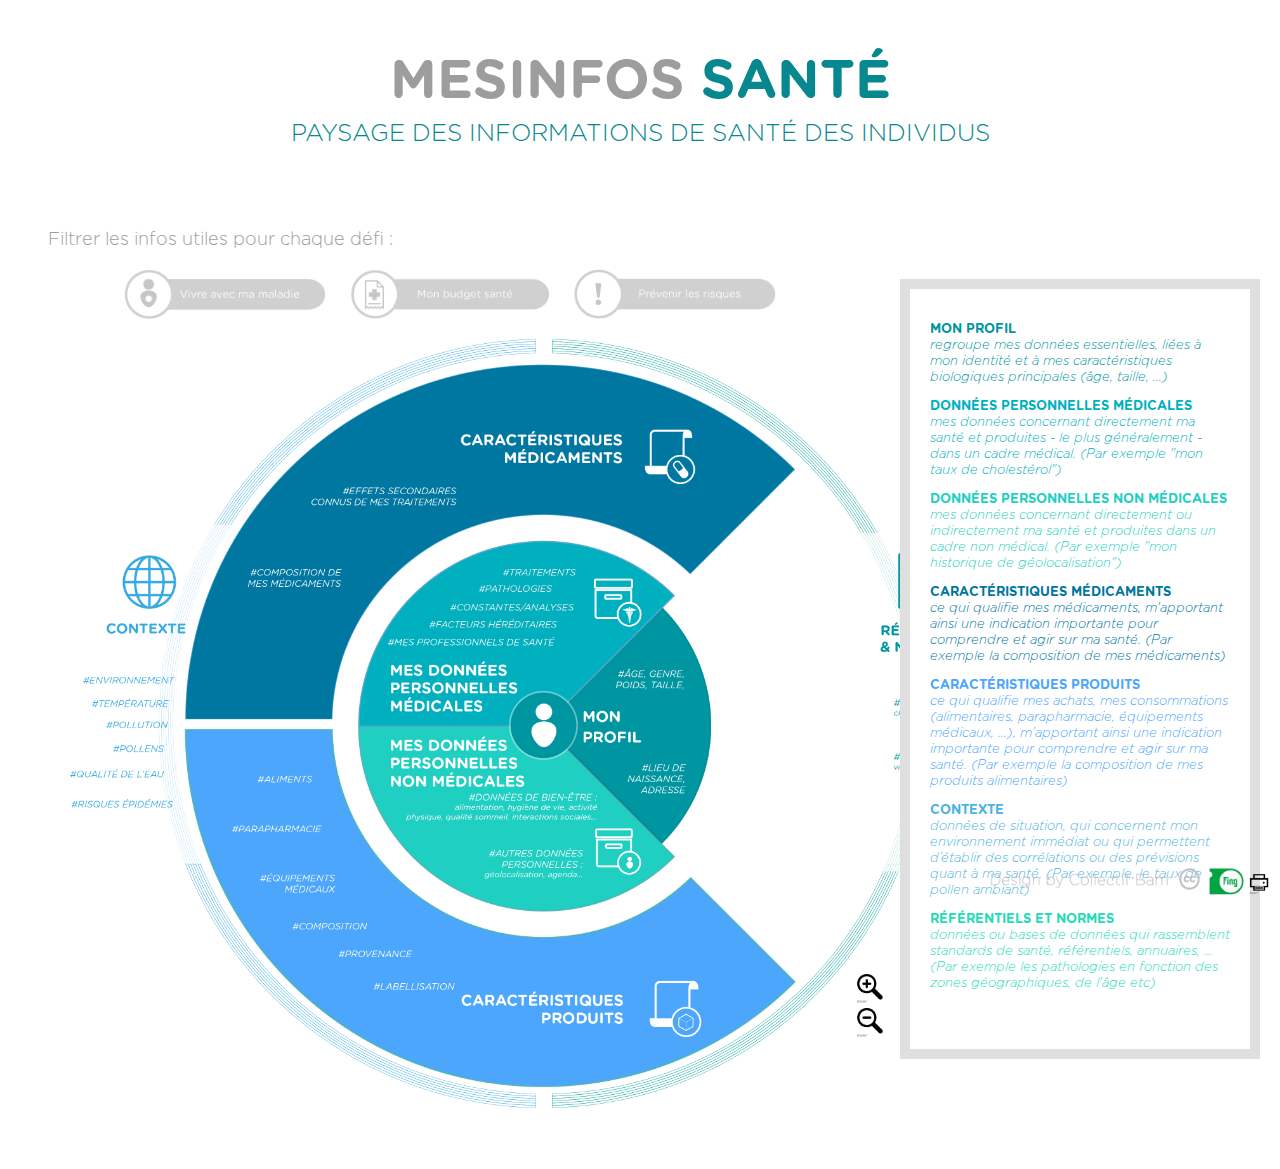
<file: www/mis.html>
<!DOCTYPE html>
<html>
  <head>
    <meta charset="utf-8">
    <meta name="viewport" content="initial-scale=1, maximum-scale=1, user-scalable=no, width=device-width">
    <title>MesInfos Santé</title>
    <script src="scripts/vendors/jquery-1.9.1.js"></script>
    <script src="scripts/vendors/jquery-ui.min.js"></script>
    <script src="scripts/vendors/jquery.mousewheel.min.js"></script>

    <script src="scripts/vendors/async.js"></script>
    <script src="scripts/vendors/FileSaver.min.js"></script>


    <script src="scripts/vendors/sheetrock.min.js"></script>
    <link href="styles/styles.css" rel="stylesheet" type="text/css" />

    <script src="http://www.google-analytics.com/ga.js" async="" type="text/javascript"></script>
    <script type="text/javascript">//<![CDATA[
            // Google Analytics for WordPress by Yoast v4.3.3 | http://yoast.com/wordpress/google-analytics/
            var _gaq = _gaq || [];
            _gaq.push(['_setAccount', 'UA-43732327-1']);
                    _gaq.push(['_trackPageview']);
            (function () {
                var ga = document.createElement('script');
                ga.type = 'text/javascript';
                ga.async = true;
                ga.src = ('https:' == document.location.protocol ? 'https://ssl' : 'http://www') + '.google-analytics.com/ga.js';

                var s = document.getElementsByTagName('script')[0];
                s.parentNode.insertBefore(ga, s);
            })();
      //]]></script>
 </head>

  <body>
    <h1>MesInfos <span style="color:#06888E;">Santé</span></h1>
    <h2 style="color:#06888E;" >Paysage des informations de santé des individus</h2>
    <h3 class="defis">Filtrer les infos utiles pour chaque défi :</h3>

    <div id="workarea">
    <div id='buttons' class="buttons buttons-mie">
      <img class='defi' data-defi="Vivre avec ma maladie" src='img/defis/mis_vivre_avec_ma_maladie.png' />
      <img class='defi' data-defi="Mon budget santé" src='img/defis/mis_mon_budget_sante.png' />
      <img class='defi' data-defi="Prévenir les risques" src='img/defis/mis_prevenir_les_risques.png' />
    </div>
    <div id="zoomcontrols">
      <img id="zoomin" src="img/zoomin.png" />
      <img id="zoomout" src="img/zoomout.png" />
    </div>
    <div id="zoom">
      <div id="container">
        <img id="fond" class="mapbg" src="img/fond_mis.png" />
        <img data-typology="Caractéristiques médicaments" class="mapbg layer" src="img/mis_caractmed.png" />
        <img data-typology="Caractéristiques produits" class="mapbg layer" src="img/mis_caractpdt.png" />
        <img data-typology="Contexte" class="mapbg layer" src="img/mis_contexte.png" />
        <img data-typology="Données personnelles médicales" class="mapbg layer" src="img/mis_dpm.png" />
        <img data-typology="Données personnelles non médicales" class="mapbg layer" src="img/mis_dpnm.png" />
        <img data-typology="Mon profil" class="mapbg layer" src="img/mis_profil.png" />
        <img data-typology="Référentiels et Normes" class="mapbg layer" src="img/mis_refnormes.png" />

      </div>
    </div>
    </div>
        <div id="legend">
         <h3 data-typology="Mon profil">Mon profil</h3>
         <p data-typology="Mon profil">regroupe mes données essentielles, liées à mon identité et à mes caractéristiques biologiques principales (âge, taille, ...)</p>

         <h3 data-typology="Données personnelles médicales">Données personnelles médicales</h3>
         <p data-typology="Données personnelles médicales">mes données concernant directement ma santé et produites - le plus généralement - dans un cadre médical. (Par exemple "mon taux de cholestérol")</p>

         <h3 data-typology="Données personnelles non médicales">Données personnelles non médicales</h3>
         <p data-typology="Données personnelles non médicales">mes données concernant directement ou indirectement ma santé et produites dans un cadre non médical. (Par exemple "mon historique de géolocalisation")</p>

        <h3 data-typology="Caractéristiques médicaments">Caractéristiques médicaments</h3>
        <p data-typology="Caractéristiques médicaments">ce qui qualifie mes médicaments, m'apportant ainsi une indication importante pour comprendre et agir sur ma santé. (Par exemple la composition de mes médicaments)</p>

         <h3 data-typology="Caractéristiques produits">Caractéristiques produits</h3>
         <p data-typology="Caractéristiques produits">ce qui qualifie mes achats, mes consommations (alimentaires, parapharmacie, équipements médicaux, ...), m’apportant ainsi une indication importante pour comprendre et agir sur ma santé.  (Par exemple la composition de mes produits alimentaires)</p>

        <h3 data-typology="Contexte">Contexte</h3>
        <p data-typology="Contexte">données de situation, qui concernent mon environnement immédiat ou qui permettent d’établir des corrélations ou des prévisions quant à ma santé. (Par exemple, le taux de pollen ambiant)</p>

        <h3 data-typology="Référentiels et Normes">Référentiels et Normes</h3>
        <p data-typology="Référentiels et Normes">données ou bases de données qui rassemblent standards de santé, référentiels, annuaires, ...  (Par exemple les pathologies en fonction des zones géographiques, de l'âge etc)</p>

        </div>

      <div id='credits'>
        <img id='creditsbam' src='img/credits_bam.png' />
        <img id='creditscc' src='img/credits_creativecommons.png' />
        <img id='creditsfing' src='img/credits_fing.png' />
        <a href='res/mis_20151005.pdf' target="blank">
            <img id='print' src='img/print.png' />
        </a>
      </div>

      <script>
        window.miConfig = {
            infosUri: 'data/mis_infos.json',
            referentialTypology: "Référentiels et Normes",
            areas: [
                {
                    label: "Données personnelles médicales",
                    rMin: 0,
                    rMax: 140,
                    tMin: 0.77,
                    tMax: 3.14,
                },
                {
                    label: "Données personnelles non médicales",
                    rMin: 0,
                    rMax: 140,
                    tMin: 3.14,
                    tMax: 5.49,
                },
                {
                    label: "Mon profil",
                    rMin: 0,
                    rMax: 126,
                    tMin: 5.49,
                    tMax: 0.77,
                },
                {
                    label: "Caractéristiques produits",
                    rMin: 160,
                    rMax: 271,
                    tMin: 3.16,
                    tMax: 5.49,
                },
                {
                    label: "Caractéristiques médicaments",
                    rMin: 160,
                    rMax: 271,
                    tMin: 0.77,
                    tMax: 3.12,
                },
                {
                    label: "Référentiels et Normes",
                    rMin: 254,
                    rMax: 398,
                    tMin: 6.0,
                    tMax: 0.44,
                },
                {
                    label: "Contexte",
                    rMin: 274,
                    rMax: 398,
                    tMin: 2.68,
                    tMax: 3.41,
                },
            ],

            typologiesMap: {
              "Contexte": {
                color:  {r: 0x4B, g: 0xB2, b: 0xE4},
                headerIcon: 'contexte_header.png',
                position: {left: 150, top: 10},
              },
              "Mon profil": {
                color: {r: 0x00, g: 0x96, b: 0xA1},
                headerIcon: 'profil_header.png',
                position: {left: 460, top: 250},
              },
              "Données personnelles non médicales": {
                color: {r: 0x1F, g: 0xCF, b: 0xC2},
                headerIcon: 'dpnm_header.png',
                position: {left: 170, top: 280},

              },
              "Données personnelles médicales": {
                color: {r: 0x00, g: 0xB0, b: 0xBF},
                headerIcon: 'dpm_header.png',
                position: {left: 170, top: 50},

              },
              "Caractéristiques produits": {
                color: {r: 0x4C, g: 0xA6, b: 0xFB},
                headerIcon: 'caract_pdt_header.png',
                position: {left: 500, top: 350},

              },
              "Caractéristiques médicaments": {
                color: {r: 0x00, g: 0x77, b: 0xA1},
                headerIcon: 'caract_med_header.png',
                position: {left: 500, top: 10},

              },

              "Référentiels et Normes": {
                color: {r: 0x23, g: 0xDB, b: 0xB6},
                headerIcon: "referentiels_header.png",
                position: {left: 650, top: 230},

              }
            },
            defis: {
              "Vivre avec ma maladie": "data/defi_mis_vivreavecmamaladie.json",
              "Mon budget santé": "data/defi_mis_monbudgetsante.json",
              "Prévenir les risques": "data/defi_mis_prevenirlesrisques.json",
            },
        };

      </script>
      <script src="scripts/main.js"></script>
  </body>
</html>
</file>
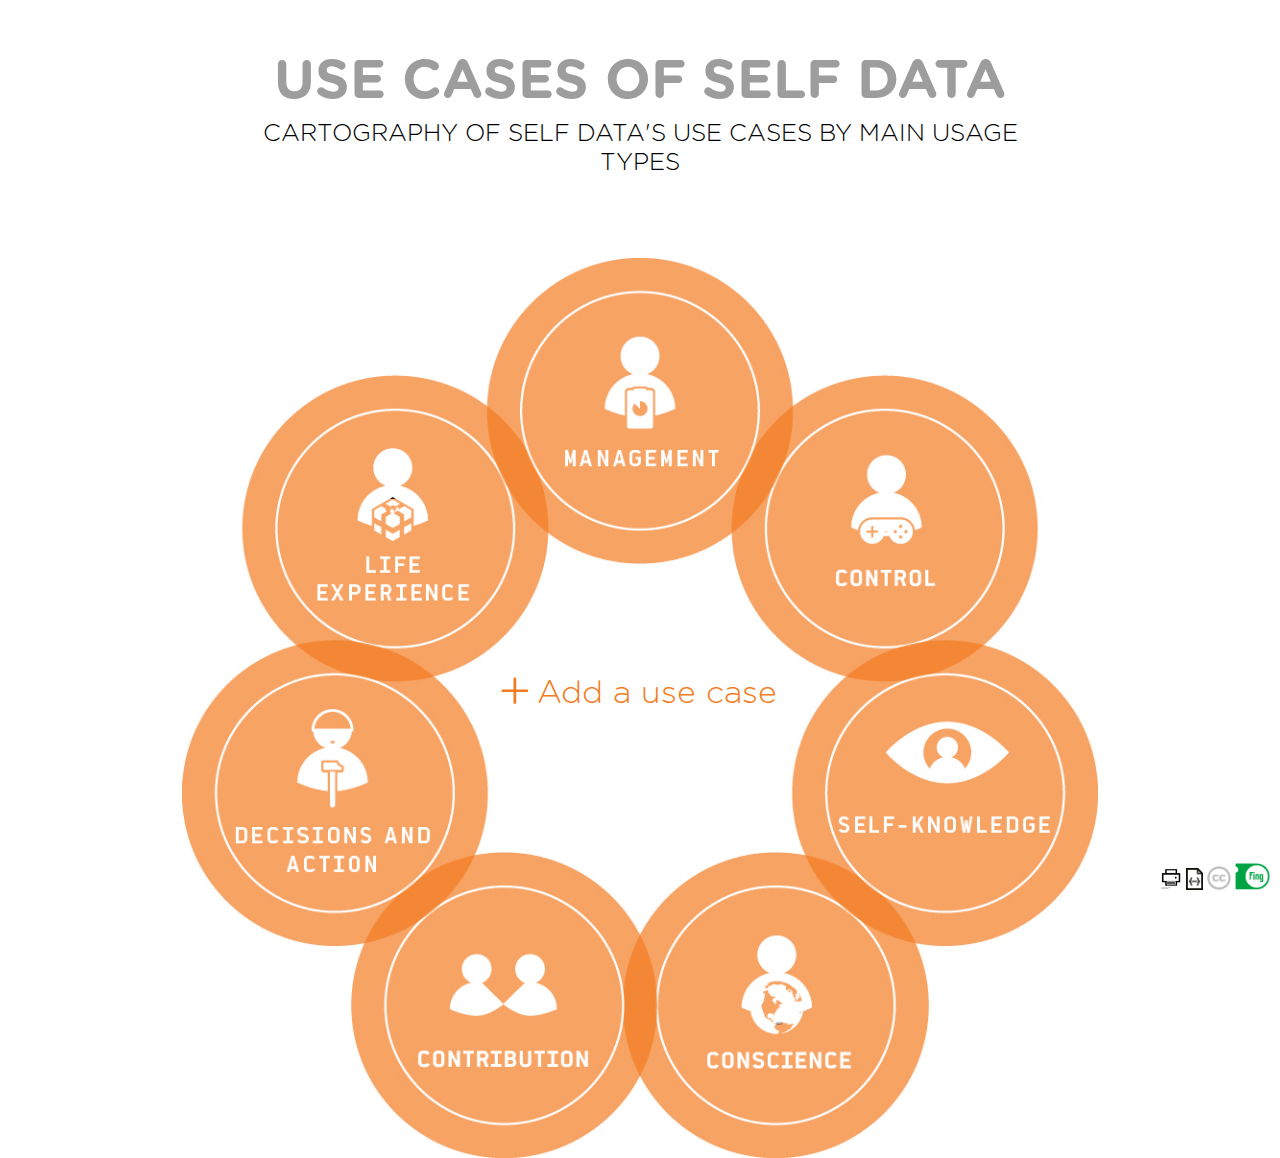
<file: www_2016/usecases.html>
<!DOCTYPE html>
<html>
  <head>
    <meta charset="utf-8">
    <!--meta name="viewport" content="initial-scale=1, maximum-scale=1, user-scalable=no, width=device-width"-->
    <title>Use cases of Self Data</title>
    <script src="scripts/vendors/jquery-1.9.1.js"></script>
    <script src="scripts/vendors/jquery.textfill.min.js"></script>
    
    <script src="scripts/countries.js"></script>
    <script src="scripts/vendors/jade_runtime.js"></script>
    <script async="async" src="scripts/templates/templatedetail.js"></script>
    <script async="async" src="scripts/templates/templatelistpopin.js"></script>
    <script async="async" src="scripts/templates/templateprintlist.js"></script>
    <script async="async" src="scripts/templates/usecase.js"></script>

    <link href="styles/usecases.css" rel="stylesheet" type="text/css" />

    <script src="http://www.google-analytics.com/ga.js" async="" type="text/javascript"></script>
    <script type="text/javascript">//<![CDATA[
            // Google Analytics for WordPress by Yoast v4.3.3 | http://yoast.com/wordpress/google-analytics/
            var _gaq = _gaq || [];
            _gaq.push(['_setAccount', 'UA-43732327-1']);
                    _gaq.push(['_trackPageview']);
            (function () {
                var ga = document.createElement('script');
                ga.type = 'text/javascript';
                ga.async = true;
                ga.src = ('https:' == document.location.protocol ? 'https://ssl' : 'http://www') + '.google-analytics.com/ga.js';

                var s = document.getElementsByTagName('script')[0];
                s.parentNode.insertBefore(ga, s);
            })();
      //]]>
      </script>

 </head>

  <body>
    <h1>Use cases of Self Data</h1>
    <h2>Cartography of Self Data's use cases by main usage types</h2>
    <div id="container">
      <img id="fond" class="mapbg" src="img/usecases/all.jpg" />
      <a id="addusecase" href="https://form.jotformeu.com/60524863497364" target="_blank">Add a use case
      </a>
    </div>
    <div id="printcontainer" style="display: none;">
    </div>
    
    <div id='credits'>
        <a href='res/SelfData_usecases-20160829.pdf' title="Usecases as pdf" target='blank'
        ><img id='print' src='img/print.png'/></a>
        <a href='data/mi_usecases.json' title="Usecases list as raw json." target='blank' 
        ><img id='print' src='img/export_data.png' /></a>
        <img id='creditscc' title='Creative Commons' src='img/credits_creativecommons.png' />
        <img id='creditsfing' title='Fing' src='img/credits_fing.png' />
        <!-- Noon Project :
          Idea : Created by joe pictos from the Noun Project
          work in progress : Created by Aldric Rodríguez Iborra from the Noun Project
          data file : Created by Arthur Shlain from the Noun Project
        -->
      </div>


      <script>
        window.miConfig = {
            infosUri: 'data/mi_usecases.json',
            base: {
              width: 954,
              height: 938,
              centerX: 477,
              centerY: 484,
            },
            areas: [
              {
                longLabel: "Value-Based Living",
                label: "Conscience",
                rMin: 166,
                rMax: 484,
                tMin: 4.71,
                tMax: 5.6,
                position: {left: '24%', top: '66%', orientation: 'toleft'},
              },
              {
                longLabel: "Self-knowledge",
                label: "Self-knowledge",
                rMin: 166,
                rMax: 484,
                tMin: 5.6,
                tMax: 0.217,
                position: {left: "42.3%", top: "42.3%",orientation: 'toleft'},

              },
              {
                longLabel: "Personal Data Control, Sharing, & Protection",
                label: "Control",
                rMin: 166,
                rMax: 484,
                tMin: 0.217,
                tMax: 1.11,
                position: {left: "35.9%", top: "13%",orientation: 'toleft'},

              },
              {
                longLabel: "Data Management",
                label: "Management",
                rMin: 166,
                rMax: 484,
                tMin: 1.11,
                tMax: 2.01,
                position: {left: "32.6%", top: "0%", orientation: 'toright'},

              },
              {
                longLabel: "Experience and Social Practices",
                label: "Life experience",
                rMin: 166,
                rMax: 484,
                tMin: 2.01,
                tMax: 2.91,
                position: {left: "5.7%", top: "13%", orientation: 'toright'},
              },
              {
                longLabel: "Making & Implementing Better Decisions",
                label: "Decisions and Action",
                rMin: 166,
                rMax: 484,
                tMin: 2.91,
                tMax: 3.8,
                position: {left: "-0.9%", top: "42.3%", orientation: 'toright'},

              },
              {
                longLabel: "Contribution to Research & Collective Endeavours",
                label: "Contribution",
                rMin: 166,
                rMax: 484,
                tMin: 3.8,
                tMax: 4.7,
                position: {left: "18%", top: "66%", orientation: 'toright'},

              },
            ],
        };

      </script>
      <script src="scripts/display_usecases.js"></script>
  </body>
</html>
</file>
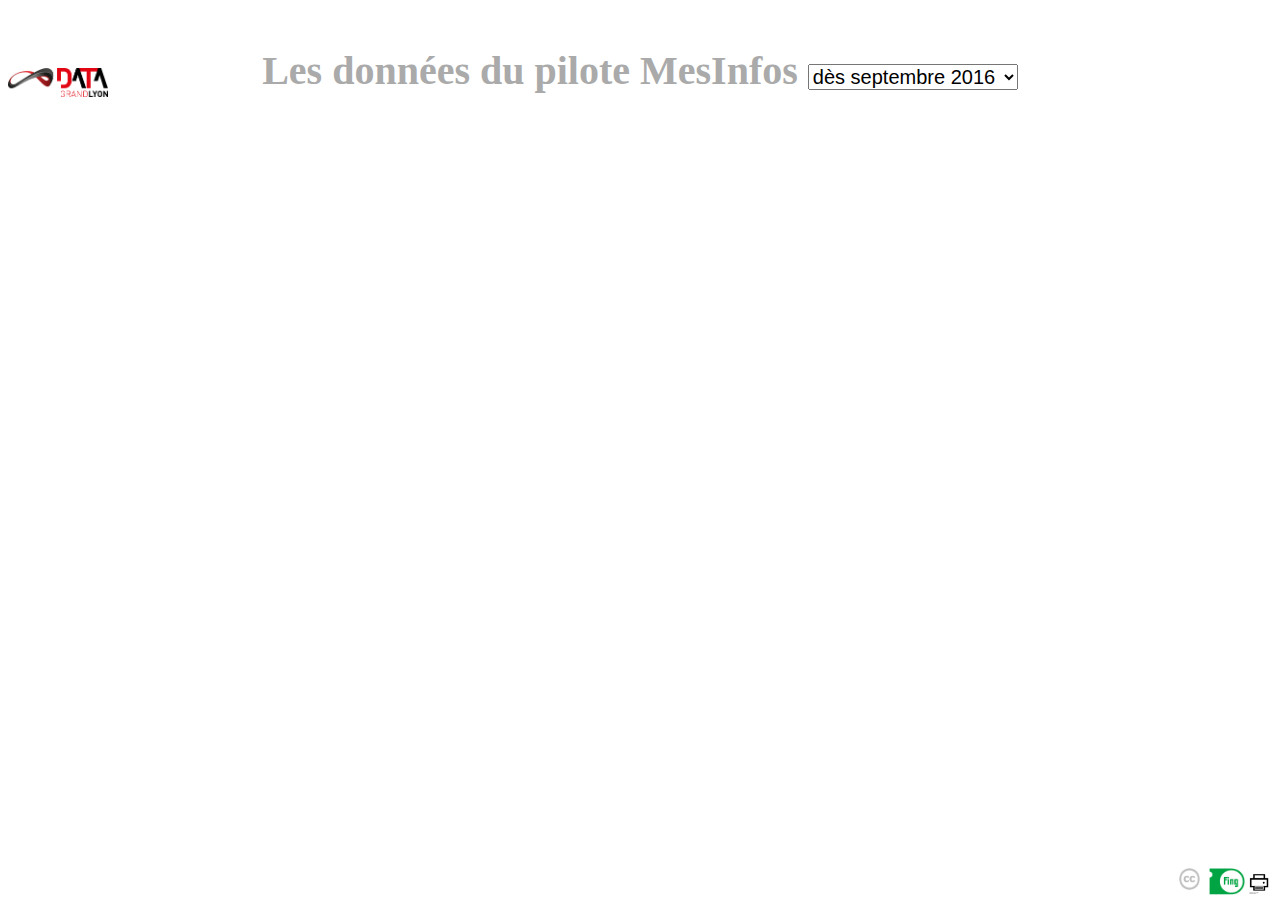
<file: www_datapilote/data_pilote.html>
<!DOCTYPE html>
<html>
  <head>
    <meta charset="utf-8">
    <!--meta name="viewport" content="initial-scale=1, maximum-scale=1, user-scalable=no, width=device-width"-->
    <title>Données Pilote MesInfos</title>
    <script src="scripts/vendors/jquery-1.9.1.js"></script>
    <script src="scripts/vendors/jquery.textfill.min.js"></script>

    <script src="scripts/vendors/jquery-ui.min.js"></script>
    <script src="scripts/vendors/jquery.mousewheel.min.js"></script>

    <script src="scripts/vendors/async.js"></script>
    <!-- <script src="scripts/vendors/FileSaver.min.js"></script> -->

    <!-- <script src="scripts/vendors/sheetrock.min.js"></script> -->

    <link href="styles/datapilote.css" rel="stylesheet" type="text/css" />
    <script src="scripts/templates/typology.js"></script>
    <script src="scripts/templates/doctype.js"></script>

    <!--
    <script src="http://www.google-analytics.com/ga.js" async="" type="text/javascript"></script>
    <script type="text/javascript">//<![CDATA[
            // Google Analytics for WordPress by Yoast v4.3.3 | http://yoast.com/wordpress/google-analytics/
            var _gaq = _gaq || [];
            _gaq.push(['_setAccount', 'UA-43732327-1']);
                    _gaq.push(['_trackPageview']);
            (function () {
                var ga = document.createElement('script');
                ga.type = 'text/javascript';
                ga.async = true;
                ga.src = ('https:' == document.location.protocol ? 'https://ssl' : 'http://www') + '.google-analytics.com/ga.js';

                var s = document.getElementsByTagName('script')[0];
                s.parentNode.insertBefore(ga, s);
            })();
      //]]></script>
      -->
 </head>

  <body>
    <h1>Les données du pilote MesInfos
      <select id='period_filter'>
        <option value="2016-09">dès septembre 2016</option>
        <option value="2017">présenties pour 2017</option>
        <option value="2020">de vos rèves</option>
      </select>
    </h1>



    </div>
    <div id="workarea">
    <div id="container">
      <div id="fond" class="mapbg" ></div>
      <!-- <img id="fond" class="mapbg" src="img/typologies/20160425-carto_data_pilote_MI.png" /> -->
      <img id="Caractéristiques" class="mapelem" src="img/typologies/caracteristiques.png" />
      <img id="Communication" class="mapelem" src="img/typologies/communication.png" />
      <img id="Déplacement" class="mapelem" src="img/typologies/deplacement.png" />
      <img id="Domicile" class="mapelem" src="img/typologies/domicile.png" />
      <img id="Finance" class="mapelem" src="img/typologies/finance.png" />
      <img id="Profil" class="mapelem" src="img/typologies/profil.png" />

      <img id="Loisir" class="mapelem" src="img/typologies/loisir.png" />
      <img id="Center" class="mapelem" src="img/typologies/center.png" />
      <img id="opendatagl" class="mapelem" src="img/typologies/open-data-grand lyon.png" />

    </div>
    </div>

    <div id='list_container'>
      <h2>Liste des données</h2>
      <input title="Filtrer les données" type='text' id='word_filter'><span id='word_filter_submit' >Q</span>
      <div id='list_typologies'></div>
    </div>

    <div id='documentation'>
    </div>
    
    <div id='credits'>
        <img id='creditscc' src='img/credits_creativecommons.png' />
        <img id='creditsfing' src='img/credits_fing.png' />
        <a href='res/SelfData_Usecases-20160422.pdf'>
            <img id='print' src='img/print.png' target='blank' />
        </a>
      </div>


      <script>
        window.miConfig = {
            infosUri: 'data/mi_pilote_data.json',
            base: {
              width: 1000,
              height: 1000,
              centerX: 500,
              centerY: 500,
            },
            areas: [
              {
                label: "Caractéristiques",
                rMin: 320,
                rMax: 390,
                tMin: 0,
                tMax: 6.14,
                position: {left: '11.5%', top: '11.5%', height: '77%' },
                headerIconPath: 'img/typologies/picto_caracteristiques.png',
              },
              {
                label: "Center",
                rMin: 0.1,
                rMax: 59.9,
                tMin: 0,
                tMax: 6.14,
                position: {left: "44%", top: "44%", height: '12%'},
                color: {r: 0x59, g: 0xB3, b: 0x60},
                headerIconPath: 'img/typologies/picto_profil.png',
              },
              {
                label: "Déplacement",
                rMin: 60,
                rMax: 305,
                tMin: 0,
                tMax: 1.04,
                position: {left: "50%", top: "22.1%", height: '27.9%'},
                color: {r: 0x3F, g: 0xA8, b: 0x7B},
                headerIconPath: 'img/typologies/picto_deplacement.png',
              },
              {
                label: "Domicile",
                rMin: 60,
                rMax: 305,
                tMin: 1.05,
                tMax: 2.1,
                position: {left: "34.1%", top: "18%", height: '32.1%'},
                color: {r: 0xB7, g: 0xDB, b: 0x6C},
                headerIconPath: 'img/typologies/picto_domicile.png',
              },
              {
                label: "Finance",
                rMin: 60,
                rMax: 305,
                tMin: 2.1,
                tMax: 3.14,
                position: {left: "18.1%", top: "22.3%", height: "27.9%"},
                color: {r: 0x75, g: 0xCB, b: 0x82},
                headerIconPath: 'img/typologies/picto_finance.png',

              },
              {
                label: "Communication",
                rMin: 60,
                rMax: 305,
                tMin: 3.14,
                tMax: 4.19,
                position: {left: "18%", top: "50%", height: "27.8%"},
                color: {r: 0x9B, g: 0xDB, b: 0x6C},
                headerIconPath: 'img/typologies/picto_communication.png',
              },
              {
                label: "Profil",
                rMin: 60,
                rMax: 305,
                tMin: 4.19,
                tMax: 5.23,
                position: {left: "34%", top: "50%", height: "32.1%"},
                color: {r: 0x59, g: 0xB3, b: 0x60},
                headerIconPath: 'img/typologies/picto_profil.png',
              },
              {
                label: "Loisir",
                rMin: 60,
                rMax: 305,
                tMin: 5.23,
                tMax: 6.28,
                position: {left: "50%", top: "50%", height: "27.8%"},
                color: {r: 0x2C, g: 0x85, b: 0x6D},
                headerIconPath: 'img/typologies/picto_loisir.png',

              },
            ],
        };
        miConfig.areas.forEach(function(area) {
          console.log('toto');
          console.log(
          $('#' + area.label));
          $('#' + area.label)
            .css('top', area.position.top)
            .css('left', area.position.left)
            .css('height', area.position.height);

        });
      </script>
      <script src="scripts/display_data.js"></script>
  </body>
</html>
</file>
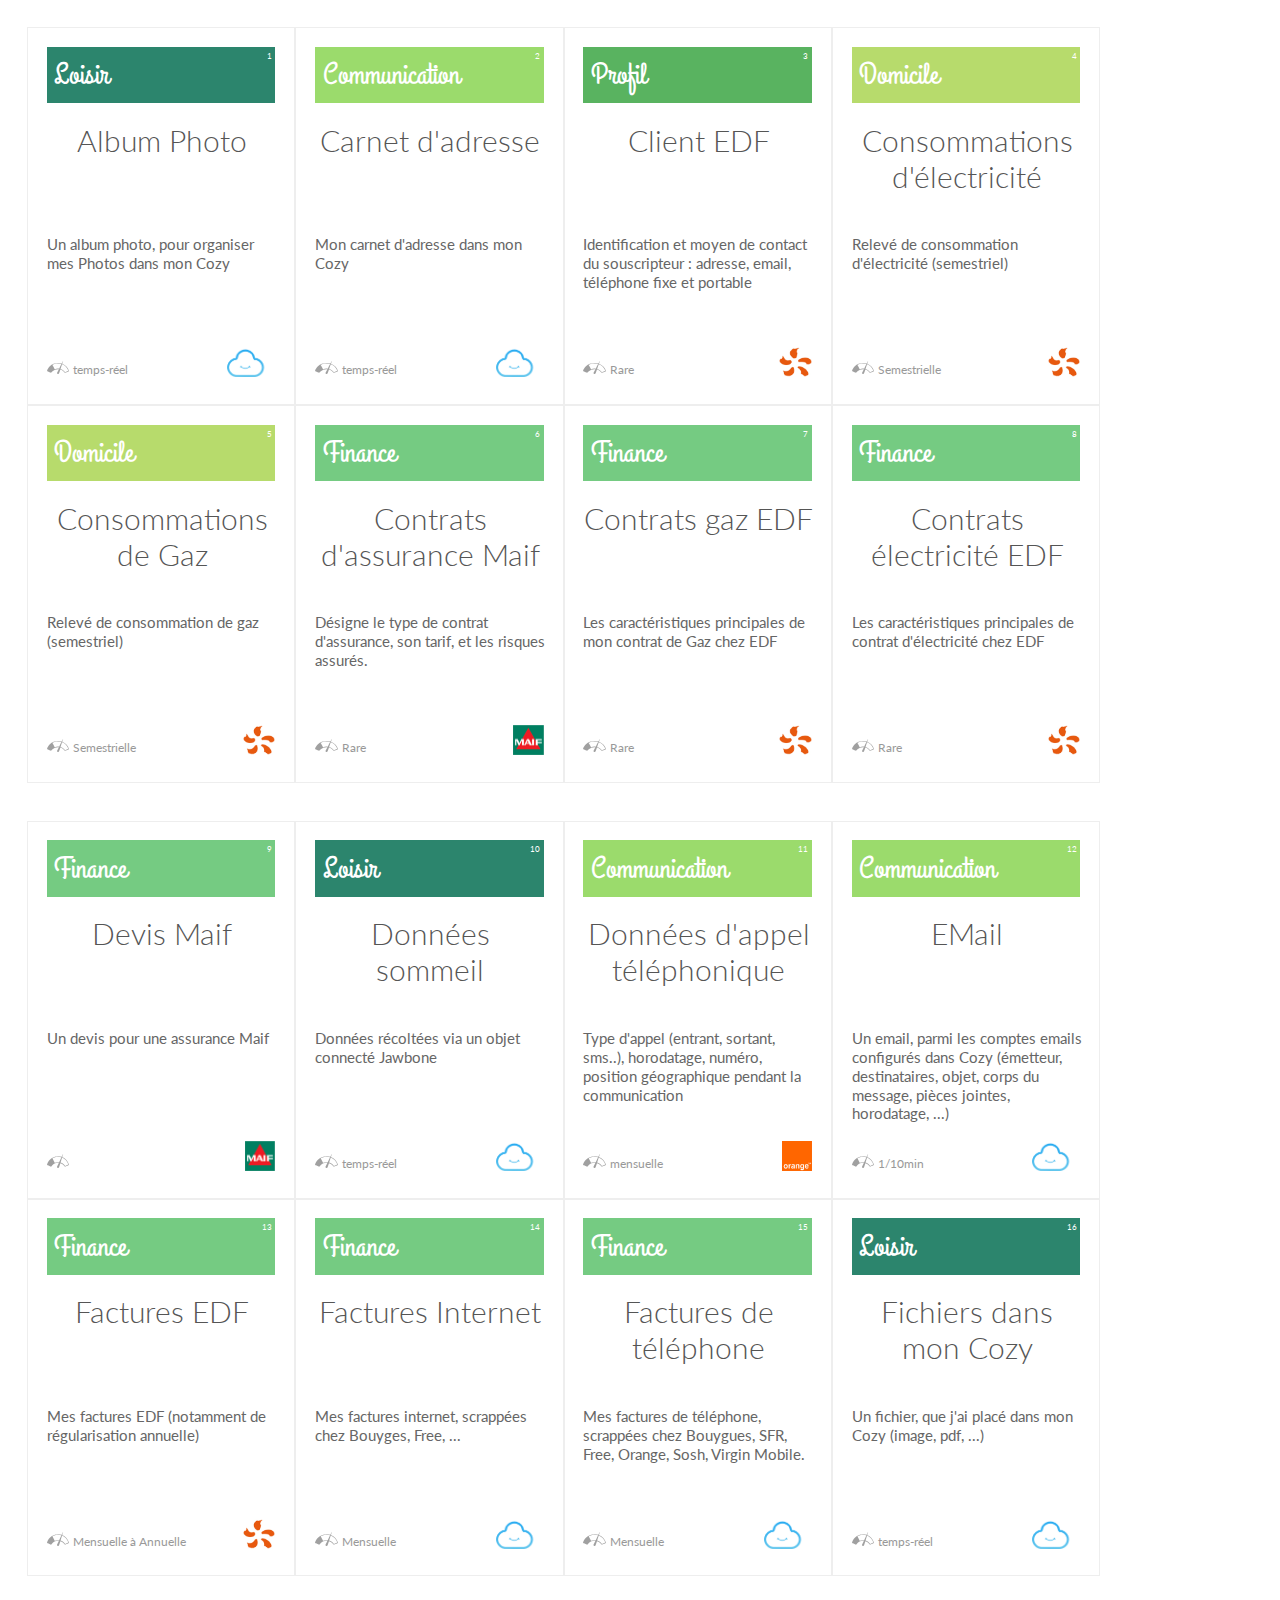
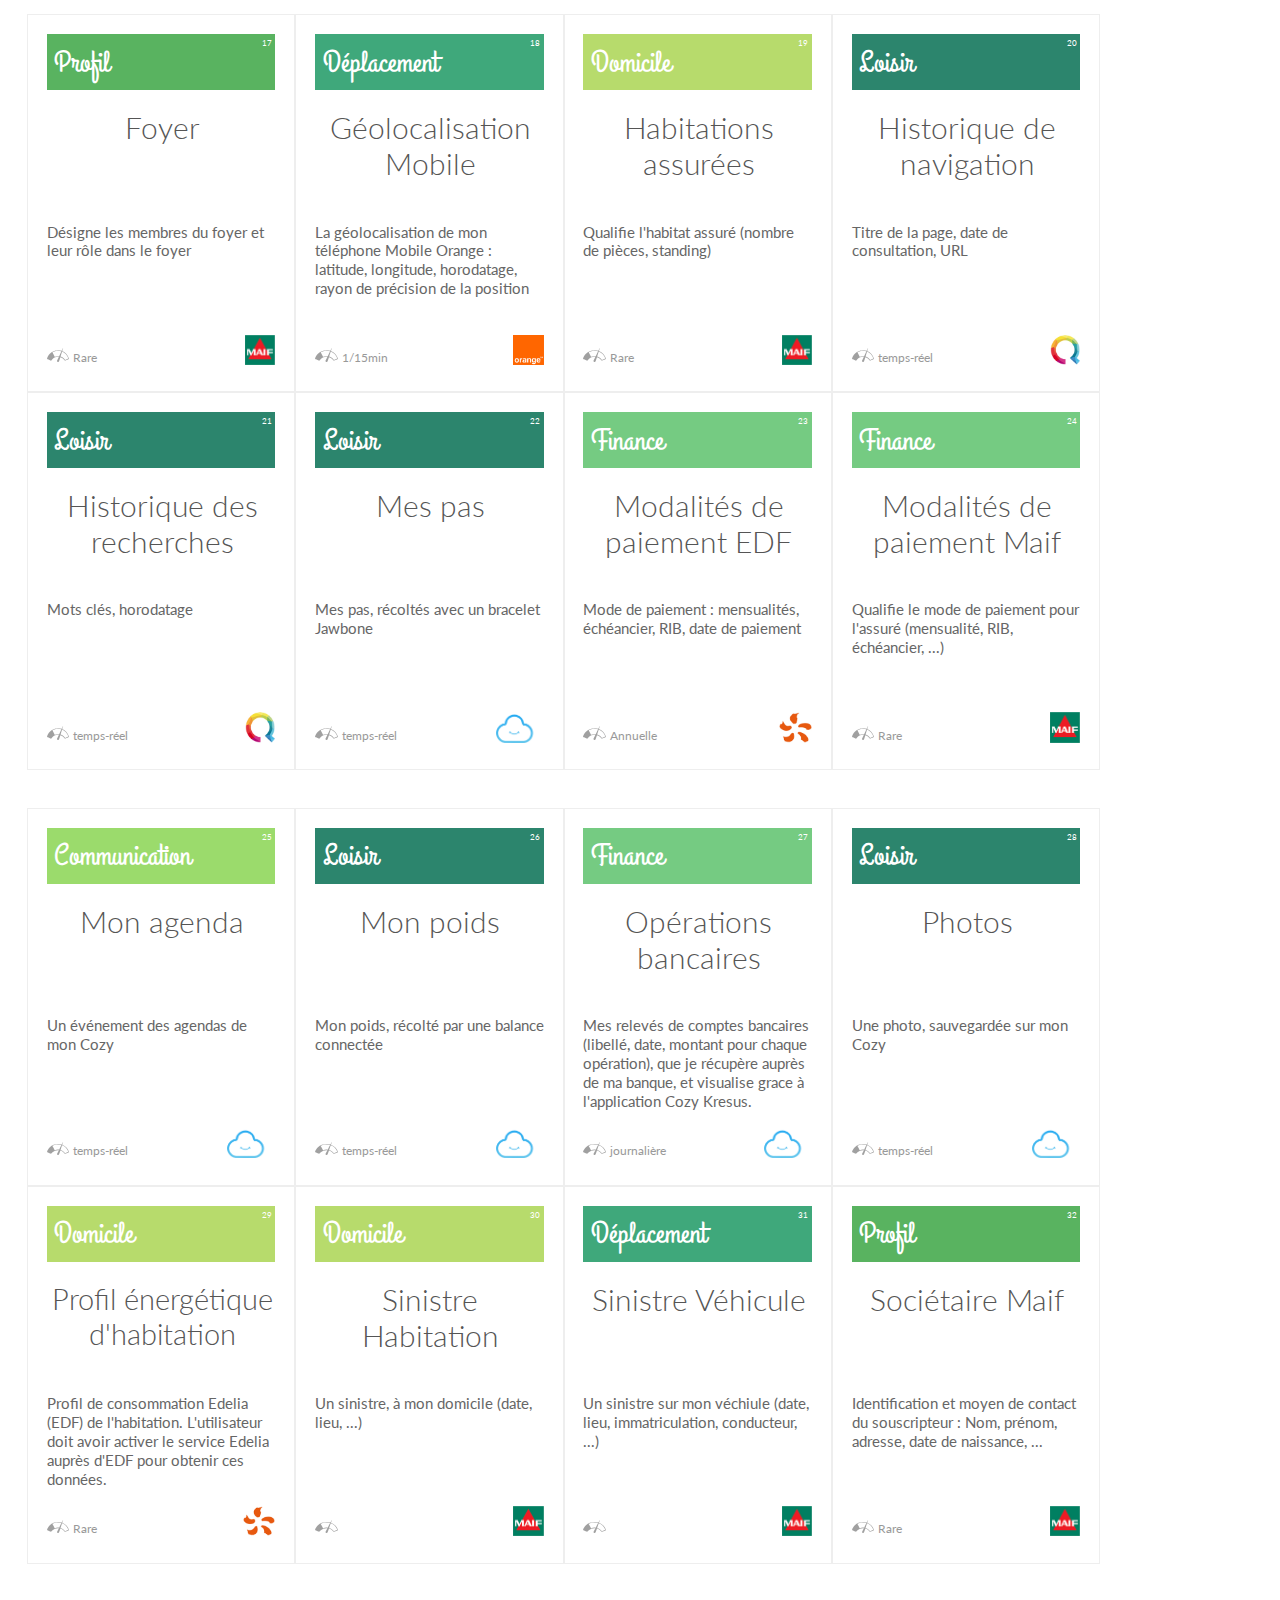
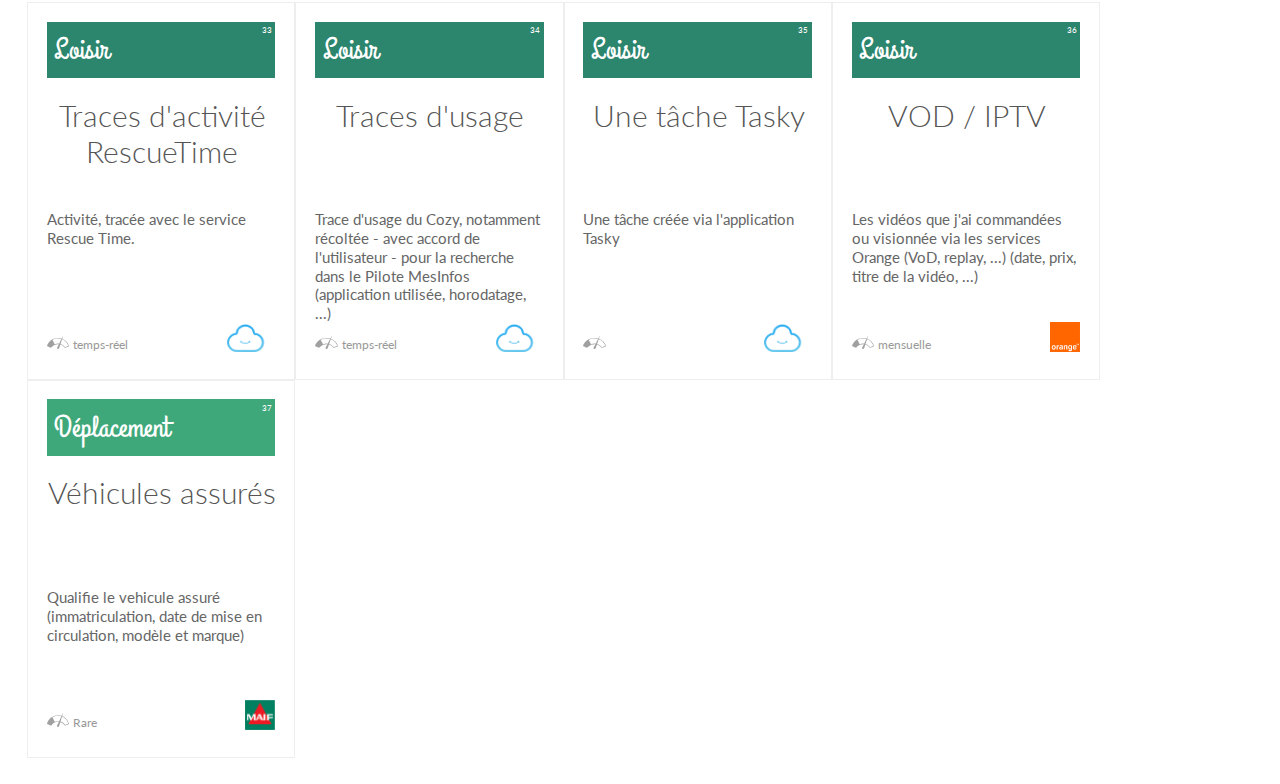
<file: www_datapilote/print_ideation_cards.html>
<!DOCTYPE html>
<html>
  <head>
    <meta charset="utf-8">
    <!--meta name="viewport" content="initial-scale=1, maximum-scale=1, user-scalable=no, width=device-width"-->
    <title>Données Pilote MesInfos</title>
    <script src="scripts/vendors/jquery-1.9.1.js"></script>
    <script src="scripts/vendors/jquery.textfill.min.js"></script>

    <script src="scripts/vendors/jquery.ba-throttle-debounce.min.js"></script>

    <!-- <script src="scripts/vendors/FileSaver.min.js"></script> -->


    <link href='http://fonts.googleapis.com/css?family=Lato' rel='stylesheet' type='text/css'>
    <link href="http://fonts.googleapis.com/css?family=Grand+Hotel" rel="stylesheet" type="text/css">
    <link href="styles/ideationcards.css" rel="stylesheet" type="text/css" />
    <script src="scripts/templates/ideationcard.js"></script>
 </head>

  <body>
    <script type="text/javascript">
      var miConfig = {
        areas: [
              {
                label: "Caractéristiques",
                rMin: 320,
                rMax: 390,
                tMin: 0,
                tMax: 6.14,
                position: {left: '11.5%', top: '11.5%', height: '77%' },
                headerIconPath: 'img/typologies/picto_caracteristiques.png',
              },
              {
                label: "Center",
                rMin: 0.1,
                rMax: 59.9,
                tMin: 0,
                tMax: 6.14,
                position: {left: "44%", top: "44%", height: '12%'},
                color: {r: 0x59, g: 0xB3, b: 0x60},
                headerIconPath: 'img/typologies/picto_profil.png',
              },
              {
                label: "Déplacement",
                rMin: 60,
                rMax: 305,
                tMin: 0,
                tMax: 1.04,
                position: {left: "50%", top: "22.1%", height: '27.9%'},
                color: {r: 0x3F, g: 0xA8, b: 0x7B},
                headerIconPath: 'img/typologies/picto_deplacement.png',
              },
              {
                label: "Domicile",
                rMin: 60,
                rMax: 305,
                tMin: 1.05,
                tMax: 2.1,
                position: {left: "34.1%", top: "18%", height: '32.1%'},
                color: {r: 0xB7, g: 0xDB, b: 0x6C},
                headerIconPath: 'img/typologies/picto_domicile.png',
              },
              {
                label: "Finance",
                rMin: 60,
                rMax: 305,
                tMin: 2.1,
                tMax: 3.14,
                position: {left: "18.1%", top: "22.3%", height: "27.9%"},
                color: {r: 0x75, g: 0xCB, b: 0x82},
                headerIconPath: 'img/typologies/picto_finance.png',

              },
              {
                label: "Communication",
                rMin: 60,
                rMax: 305,
                tMin: 3.14,
                tMax: 4.19,
                position: {left: "18%", top: "50%", height: "27.8%"},
                color: {r: 0x9B, g: 0xDB, b: 0x6C},
                headerIconPath: 'img/typologies/picto_communication.png',
              },
              {
                label: "Profil",
                rMin: 60,
                rMax: 305,
                tMin: 4.19,
                tMax: 5.23,
                position: {left: "34%", top: "50%", height: "32.1%"},
                color: {r: 0x59, g: 0xB3, b: 0x60},
                headerIconPath: 'img/typologies/picto_profil.png',
              },
              {
                label: "Loisir",
                rMin: 60,
                rMax: 305,
                tMin: 5.23,
                tMax: 6.28,
                position: {left: "50%", top: "50%", height: "27.8%"},
                color: {r: 0x2C, g: 0x85, b: 0x6D},
                headerIconPath: 'img/typologies/picto_loisir.png',

              },
            ],
        };
        var AREAS_BY_LABEL = miConfig.areas.reduce(function(agg, area) {
          area.providers = {};
          agg[area.label] = area;
          return agg;
        }, {});

    </script>
    <script>
    var drawCards = $.getJSON('data/list_data.json', function(data) {
      var subsets = data["export"].filter(function(d) {
        return d && d.Nom && d.Typologie && d.DocType && d.Nature && d.Nature === 'Subset' ;
      }).sort(function(a, b) {
        return a.Nom > b.Nom ? 1 : -1;
      });

      var container;
      subsets.forEach(function(data, index) {
        data.typologyColor = AREAS_BY_LABEL[data.Typologie].color;
        data.index = index + 1;
        if (index % 8 == 0) {
          container = $('<div class="printcontainer"></div>');
          $('body').append(container);
        }
        container.append(templateideationcard(data));
      });

      $('.name').textfill({ maxFontPixels: 30, });
        // $("img").error(function(){ $(this).hide(); });
            // $('h1.textfill').textfill({
            //   maxFontPixels: 90,

            // });
            
            // $('.textfill.description').textfill({ maxFontPixels: 20, });

            //   $('.textfill.category').textfill({ maxFontPixels: 20, });
            //   $('.textfill.website').textfill({ maxFontPixels: 20, });
        });

      $(document).ready(drawCards);
    </script>
    <!-- Credits : 
    Frequency Gauge : Created by Catia Marsh Mallow from the Noun Project
    -->
  </body>
</html>
</file>
<file: www_datapilote/styles/datapilote.css>
/* Layout

@media (max-width: 992) and (min-width: 750)
*/

html {
  font-family: 'Lato', Helvetica, Arial, sans-serif;
  font-weight: normal;
  font-size: 14px;
  color: #666;
}

a {
  color: #0088cc;
  text-decoration: none;
}
a:hover, a:focus {
  color: #005580;
  text-decoration: underline;
}

a:hover, a:active {
  outline: 0;
}

h1 {
  color: #aaaaaa;
  font-family: "Grand Hotel", cursive;
  font-size: 40px;
  line-height: 41.5px;
  margin: 0;
  text-align: center;
  margin-top: 33px;

  margin-top: 50px;
  margin-bottom: 5px;
}

#period_filter {
  font-size: 20px;

}


#list_container {
  /*! position: absolute; */
  /*! top:100%; */
  width:  200px;
  /*! right:  0px; */
  /*! margin-top: 30px; */
  padding:  20px;
  float: left;
  overflow-x: hidden;
  overflow-y: auto;
  background:  #F1F1F1;
}

#documentation h3 {
  text-align: center;
  font-family: 'Grand Hotel', cursive;
  font-size: 50px;
  color: #aaaaaa;
  line-height: 41.5px;
}

#documentation h4 {
  margin: 0;
  margin-top: 15px;
  margin-bottom: 12px;
  font-family: 'Lato', Helvetica, Arial, sans-serif;
  font-weight: 300;
  font-size: 24px;
  color: #555;
}

#documentation ul.doctypes {
  /*font-family: gothamrndlight;*/
  font-family: gothamrnd, Arial, sans-serif;
  font-weight: normal;
  font-size: 16px;
  margin: 0px;
  list-style: none;

  padding:  0px;
}
#documentation .toggle {
  cursor: pointer;

}


#list_container {
  display: none;
}

#word_filter {
  width: 160px;
  position: absolute;
  left: 20px;
  top:20px;

  /*! background: white; */
  border:  0;
  border-radius: 2px;
  padding: 5px;
  z-index: 2000;
}

#word_filter_submit {
  position: absolute;
  left: 173px;
  top: 25px;
  z-index: 2001;

}

#documentation {
  /*! display: none; */
  float: left;
  overflow-x:  hidden;
  overflow-y: auto;
  /*! border:  5px solid #CCC; */
  /*! margin-left:  10px; */
  padding:  20px;
  width: 90%;

}

#documentation ul {
  margin-bottom: 10px;
}

#documentation .subsets {
  /*! margin-left: 0px; */

  padding-left:  0px;
}

#documentation ul.subsets > li {
  list-style: none;
  /*! line-height: 30px; */
}
#documentation li.expanded {
  margin: 30px 0px;

}


#documentation ul.subsets li h4 {
  display: inline;
  margin-left:  10px;
}

#documentation ul.subsets li h4:after {
  content: '◢';
  font-size: 50%;
  position: relative;
  left: 8px;
  bottom: 1px;
}

#documentation ul.subsets .expanded h4:after {
  content: '▲';
  font-size: 50%;
  position: relative;
  left: 8px;
  bottom: 1px;
}

#documentation ul.subsets li .detenteur {
  float: left;

}
#documentation ul.subsets li .detenteur img {
  max-height: 25px;

  max-width: 25px;
  position: relative;
  top: 3px;
}


#documentation .details {
  /*! margin-bottom: 20px; */
  /*! padding:  10px; */
  margin: 20px 10px;
}
#documentation .subset {
  width: 49%;
  float: left;
  margin-bottom: 20px;
}

#documentation .caracteristiques {
  list-style: none;

  padding: 0px;
}
#documentation .doctype {
  width: 50%;
  float: right;
}

#documentation .subset p {
  font-size: 18px;
  /*! padding:10px; */
  margin:  0px 0px 10px 0px;
}

#documentation .subset ul{

}

#documentation .subset li {
  line-height: 16px;
  color: #666;
}

#documentation .doctype {
  background-color: #EEE;
  color:  #555;
  margin-bottom:  20px;
  border-radius: 2px;
  padding: 15px;
  box-sizing: border-box;
}
#documentation .doctype p {
  /*! padding: 0px 10px; */
  margin:  0.5em;
  font-size: 90%;
}

#documentation h5 {
  /*! color: #333; */
  /*font-family: gothamrndlight;*/
  font-family: gothamrnd, Arial, sans-serif;
  font-weight: normal;
  font-size: 14px;
  font-weight: bold;
  margin:  0px 0px 10px 0px;
  /*! padding:  5px; */
}

#documentation h6 {
  margin: 0.5em 0;
  /*! padding: 0px 10px; */
  font-size:  13px;
}

#documentation .doctype .similaires ul {
  padding-left: 15px;
}
#documentation .doctype .similaires li {
  line-height: 16px;

  list-style-type: disc;
}
#documentation p {
    font-family: gothamrnd, Arial, sans-serif;
  font-weight: normal;
  font-size: 16px;
}
#documentation table {
  width: 100%;
  border: 1px solid #dddddd;

  border-spacing: 0px;

  font-family: gothamrnd, Arial, sans-serif;
  font-weight: normal;
  font-size: 16px;
}

#documentation tbody tr:nth-of-type(odd) {
      background-color:#f9f9f9;
}
#documentation th,
#documentation td {
  border: 1px solid #dddddd;
  text-align: left;
  vertical-align: top;
  padding: 8px;
 /*! border-collapse: separate; */
  /*! font-size: 14px; */
  word-break: break-all;
}
#documentation th {
  font-size: 18px;
  width: calc(100% / 4);
}
#documentation td {
  line-height: 1.2em;

}
#documentation td.nom {
  font-weight: bold;
  font-size:18px;
  /*! width: 20%; */
  /*! word-break: keep-all; */
  vertical-align: middle;
  width:  25%;
}
#documentation td.description {
  /*! min-width: 30%; */
  width:  40%;
}

#documentation td.exemple {
  color: #666666;
  /*! overflow:  auto; */
  /*! height:  20px; */
  /*! width: 25%; */
  width:  35%;
}

#documentation td.exemple pre {
  margin:  0px;
  /*! max-height: 50px; */
  /*! overflow: auto; */
}

#documentation td.format {
  color: #666666;
  /*! width: 25%; */
}

#documentation tbody.compact tr.showmetadata td {
  border: none;
  font-size: 90%;
  font-weight: normal;
  color: #aaa;
  background-color:#fdfdfd;
  cursor: pointer;

}

#documentation tbody.expanded tr.showmetadata td {
  border: none;
}


#documentation tbody.compact tr.metadata {
  display: none;
}

#documentation tbody.expanded tr.metadata {
}


h2 {
  /*font-family: gothamrndlight;*/
  font-family: gothamrnd, Arial, sans-serif;
  font-weight: normal;
  font-size: 20px;
  text-align: center;
  text-transform: uppercase;
  /*! margin: 0px auto 80px; */
  max-width: 760px;
  font-weight:  bold;
  color:  #333;
}

h3 {
  color: #333;
  /*font-family: gothamrndlight;*/
  font-family: gothamrnd, Arial, sans-serif;
  font-weight: normal;
  /*! font-size: 20px; */
  text-decoration: italic;
  /*! margin-left: 40px; */
  margin-bottom:  5px;
  font-weight: bold;
}

h4 {
  color: #333;
  /*font-family: gothamrndlight;*/
  font-family: gothamrnd, Arial, sans-serif;
  font-weight: normal;
  font-size: 18px;
  text-decoration: italic;
  /*! margin-left: 40px; */
  margin-bottom:  5px;
  font-weight: bold;
}


#container {
  width: 100%;
}
#map_container {
  /* width and height overriden by css. */
  width: 80vw;
  height: 80vw;
  position: relative;
  /*! width: 30%; */
}

#workarea {
  position: relative;
  /*! height: 100%; */
  /*! left: 0px; */
  float: left;
  /*! position: fixed; */
}

#zoom {
  overflow: hidden;
  position: absolute;
  width: 100%;
  height: 100%;
}

.mapbg {
  width: 100%;
  height: 100%;
  top: 0px;
  position: absolute;
  left: 0px;
  z-index: 1000;
}

.mapelem {
  position: absolute;
}

#Center {
  opacity: 1 !important;

      -webkit-filter: none !important;
       -moz-filter: none !important;
         -o-filter: none !important;
        -ms-filter: none !important;
            filter: none !important;
}

#opendatagl {
  width: 100px;
  bottom: 10%;
  left: 3%;

}
img.grayed {
  opacity: 0.6;
    -webkit-filter: grayscale(100%);
       -moz-filter: grayscale(100%);
         -o-filter: grayscale(100%);
        -ms-filter: grayscale(100%);
            filter: grayscale(100%);
}

.provider {
  position: absolute;
  z-index: 1010;
  height:  2%;
  margin-top:  -1%;
  margin-left:   -1%;
}

.layer {
  image-rendering: optimizeSpeed;             /* STOP SMOOTHING, GIVE ME SPEED  */
  image-rendering: -moz-crisp-edges;          /* Firefox                        */
  image-rendering: -o-crisp-edges;            /* Opera                          */
  image-rendering: -webkit-optimize-contrast; /* Chrome (and eventually Safari) */
  image-rendering: pixelated; /* Chrome */
  image-rendering: optimize-contrast;         /* CSS3 Proposed                  */
  -ms-interpolation-mode: nearest-neighbor;   /* IE8+      */
}

#buttons {
  /*! position: absolute; */
  /*! top: 0px; */
  /*! height: 50px; */
  width: 100%;
  text-align: center;
}

#buttons img {
  height: 100%;
  margin-left: 10px;
  margin-right: 10px;
  position: relative;
  z-index: 2000;

  cursor: pointer;
}

.defi {
  font-family: gothamrnd, Arial, sans-serif;
  font-weight: normal;
  font-size: 18px;
  opacity: 0.5;
  padding:  10px;
  cursor:   pointer;
}

#zoomcontrols {
  position: absolute;
  height: 60px;
  width: 30px;
  right: 15px;
  bottom: 15%;
}

#zoomcontrols img {
  position: relative;
  height: 30px;
  width: 30px;
  z-index: 2000;
  cursor: pointer;

}

#legend {
  position: absolute;
  right: 20px;
  padding: 20px;
  height: 80%;
  overflow: auto;
  border: solid 10px rgba(150, 150, 150, 0.3);
  margin-top: 10px;
}


@media (min-width: 992px) {
  #workarea {
    position: fixed;
  }
  #map_container {
    width: 500px;
    height: 500px;
  }
  #documentation {
    margin-left: 500px;

    width: calc(100% - 550px);
  }
}
/*
@media (max-width: 1150px) {
  #legend {
    top: 100%;
    width: 80%;
    height: auto;
    right: 50%;
    margin-right: -43%;
    margin-top: 300px;
  }

  #workarea {
    width:  669px;
    height: 669px;
  }
}
*/

#legend h3 {
  /*font-family: gothamrndbold;*/
  font-family: gothamrnd, Arial, sans-serif;
  font-weight: bold;
  font-size: 13px;
  text-transform: uppercase;
  margin-bottom: 0px;
  cursor: pointer;

}

#legend p {
  /*font-family: gothamrndlightita ;*/
  font-family: gothamrnd, Arial, sans-serif;
  font-weight: normal;
  font-style: italic;
  font-size: 13px;
  margin-top: 0px;
  cursor: pointer;

}

#credits {
  position: fixed;
  right: 10px;
  bottom: 10px;
  height: 3%;
}

#credits #version {
  height: 60%;
  margin-bottom: 6px;
}

#credits #creditsbam {
  height: 60%;
  margin-bottom: 6px;
}

#credits #creditscc {
  height: 80%;
  margin: 5px;
}

#credits #creditsfing {
  height: 100%;
}

#credits #csv {
  height: 100%;
  margin-left: 20px;
}


#credits #print {
  height: 80%;
}

#feedback {
  position: fixed;
  top: 0px;
  right: 0px;
  background-color: #00A44280;
  border-radius: 2px;
  padding: 0 5px 5px 5px;
  cursor: pointer;
}

#feedback.expanded {
padding: 10px;
}

#feedback img {
  height: 20px;
  position: relative;
  top: 5px;
  margin-right: 5px;
  /*! margin-top: 5px; */
}

#feedback span {
  line-height: 12px;
    color: white;
}

#feedback.expanded iframe {
  display: block;
}

#feedback iframe {
  display: none;
  border: none;
  margin-top: 10px;
}

/* Popins */

.listpopin .close, .detailpopin .close {
  position: absolute;
  right: 5px;
  top: 3px;
  /*font-family: gothamrndbold;*/
  font-family: gothamrnd, Arial, sans-serif;
  font-weight: bold;
  cursor: pointer;
  width: 13px;
}

.detailpopin, .listpopin {
  position: absolute !important;
  top: 20%;
  left: 45%;
  background: white;
  z-index: 2000;
}

.listpopin {
  width: 250px;

}
.detailpopin {
  width: 270px;
}

.listpopin .header {
  height: 60px;
  width: 100%;
  color: white;
  background: rgb(35, 189, 182) none repeat scroll 0% 0%;
}

.listpopin .header h3 {
  display: inline-block;
  vertical-align: middle;
  text-align: center;
  padding: 0px;
  margin: 0px;
  color: #FFF;
  /*font-family: gothamrndbold;*/
  font-family: gothamrnd, Arial, sans-serif;
  font-weight: bold;
  text-transform: uppercase;
  font-size: 13px;
  width: 185px
}

.listpopin .header .icon {
  display: inline-block;
  vertical-align: middle;
  height: 34px;
  margin: 13px 0px 13px 13px;
}

.listpopin .list {
  overflow: auto;
  max-height: 220px;
  margin-top: 0;
  margin-bottom: 0;
  padding-bottom: 10px;

  /*border*/: solid 3px rgb(35, 189, 182);
}

.listpopin .list li {
  /*font-family: gothamrndlight;*/
  font-family: gothamrnd, Arial, sans-serif;
  font-weight: normal;
  font-size: 12px;
  margin-bottom: 10px;
}
.listpopin .list li span {
  cursor: pointer;
}

.listpopin .list .referentiallink {
  height: 20px;
  float: right;
  cursor: pointer;
}

.listpopin h4 {
  /*font-family: gothamrndbold;*/
  font-family: gothamrnd, Arial, sans-serif;
  font-weight: bold;
  font-size: 14px;
  margin-left: 15px;
}

.listpopin ul {
  margin-left: 15px;
  padding-left: 10px;
  padding-right: 10px;
}

.detailpopin {
  position: absolute;
  top: 20%;
  left: 45%;
  width: 180px;
  background: white;
  z-index: 1000;

  border: 1px solid rgb(157, 157, 157);

}

.detailpopin .title {
  background-color: #FFCA00;
  color: white;
  /*font-family: gothamrndbold;*/
  font-family: gothamrnd, Arial, sans-serif;
  font-weight: bold;
  padding: 12px;
  font-size: 12px;

}

.detailpopin .header {
  position: relative;
}



.detailpopin h4 {
  background-color: #F6F6F6;
  color: #9D9D9D;
  /*font-family: gothamrndbold;*/
  font-family: gothamrnd, Arial, sans-serif;
  font-weight: bold;
  font-size: 11px;
  line-height: 20px;
  text-align: center;
  padding-left: 17px;
}

.detailpopin .header img {
  position: absolute;
  top: -2px;
  left: 5px;
  width: 24px;
}

.detailpopin p {
  /*font-family: gothamrndlight;*/
  font-family: gothamrnd, Arial, sans-serif;
  font-weight: normal;
  font-size: 12px;
  margin: 12px;
}

.detailpopin p a {
  color: #666;
}

.detailpopin .accesseasiness {
  background-color: #F6F6F6;
  color: white;
  /*font-family: gothamrndbold;*/
  font-family: gothamrnd, Arial, sans-serif;
  font-weight: bold;
  font-size: 20px;
  line-height: 35px;
  text-align: center;
}
.detailpopin .accesseasiness h4 {
  margin-bottom: 0px;
}

.detailpopin .accesseasiness img {
  height: 25px;
}




@media print {
  html, body {
    width: 750px;
    margin: 0;
    padding: 0;
    background: #FFF;
  }
}
</file>
<file: print/styles/cards.css>
@font-face {
  font-family: gothamrnd;
  font-weight: normal;
  font-style: normal;
  src: url("../fonts/GothamRnd-Light.otf") format("opentype");
}
@font-face {
  font-family: gothamrnd;
  font-weight: bold;
  font-style: normal;
  src: url("../fonts/GothamRnd-Bold.otf") format("opentype");
}

@font-face {
  font-family: gothamrnd;
  font-style: italic;
  font-weight: normal;
  src: url("../fonts/GothamRnd-LightIta.otf") format("opentype");
}


h1 {
  font-family: gothamrnd, Arial, sans-serif;
  font-weight: bold;
  font-size: 54px;
  color: #9D9D9D;
  text-align: center;
  text-transform: uppercase;
  margin-top: 50px;
  margin-bottom: 5px;
}

h2 {
  /*font-family: gothamrndlight;*/
  font-family: gothamrnd, Arial, sans-serif;
  font-weight: normal;
  font-size: 24px;
  text-align: center;
  text-transform: uppercase;
  margin: 0px auto 80px;
  max-width: 760px;
}

h3.defis {
  color: #9D9D9D;
  /*font-family: gothamrndlight;*/
  font-family: gothamrnd, Arial, sans-serif;
  font-weight: normal;
  font-size: 18px;
  text-decoration: italic;
  margin-left: 40px;
}

#container {
  /* width and height overriden by css. */
  width: 1024px;
  height: 600px;
  position: absolute;
}

#workarea {
  position: absolute;
  height: 100%;
  left: 0px;
}

#zoom {
  overflow: hidden;
  position: absolute;
  width: 100%;
  height: 100%;
}

.mapbg {
  width: 100%;
  height: 100%;
  top: 0px;
  position: absolute;
  left: 0px;
}

.layer {
  image-rendering: optimizeSpeed;             /* STOP SMOOTHING, GIVE ME SPEED  */
  image-rendering: -moz-crisp-edges;          /* Firefox                        */
  image-rendering: -o-crisp-edges;            /* Opera                          */
  image-rendering: -webkit-optimize-contrast; /* Chrome (and eventually Safari) */
  image-rendering: pixelated; /* Chrome */
  image-rendering: optimize-contrast;         /* CSS3 Proposed                  */
  -ms-interpolation-mode: nearest-neighbor;   /* IE8+      */
}

#buttons {
  position: absolute;
  top: 0px;
  height: 50px;
  width: 100%;
  text-align: center;
}

#buttons img {
  height: 100%;
  margin-left: 10px;
  margin-right: 10px;
  position: relative;
  z-index: 2000;

  cursor: pointer;
}

#zoomcontrols {
  position: absolute;
  height: 60px;
  width: 30px;
  right: 15px;
  bottom: 15%;
}

#zoomcontrols img {
  position: relative;
  height: 30px;
  width: 30px;
  z-index: 2000;
  cursor: pointer;

}

#legend {
  position: absolute;
  right: 20px;
  padding: 20px;
  height: 80%;
  overflow: auto;
  border: solid 10px rgba(150, 150, 150, 0.3);
  margin-top: 10px;
}
  
@media ( min-width: 1150px) {
  #legend {
    width: 300px;
  }
  #workarea {
    right: 380px;
  }
}
@media (max-width: 1150px) {
  #legend {
    top: 100%;
    width: 80%;
    height: auto;
    right: 50%;
    margin-right: -43%;
    margin-top: 300px;
  }

  #workarea {
    right: 0px;
  }
}

#legend h3 {
  /*font-family: gothamrndbold;*/
  font-family: gothamrnd, Arial, sans-serif;
  font-weight: bold;
  font-size: 13px;
  text-transform: uppercase;
  margin-bottom: 0px;
  cursor: pointer;

}

#legend p {
  /*font-family: gothamrndlightita ;*/
  font-family: gothamrnd, Arial, sans-serif;
  font-weight: normal;
  font-style: italic;
  font-size: 13px;
  margin-top: 0px;
  cursor: pointer;

}

#credits {
  position: fixed;
  right: 10px;
  bottom: 10px;
  height: 3%;
}

#credits #creditsbam {
  height: 60%;
  margin-bottom: 6px;
}

#credits #creditscc {
  height: 80%;
  margin: 5px;
}

#credits #creditsfing {
  height: 100%;
}

#credits #print {
  height: 80%;
}
/* Popins */

.listpopin .close, .detailpopin .close {
  position: absolute;
  right: 5px;
  top: 3  px;
  /*font-family: gothamrndbold;*/
  font-family: gothamrnd, Arial, sans-serif;
  font-weight: bold;
  cursor: pointer;
  width: 13px;
}

.detailpopin, .listpopin {
  background: white;
  z-index: 1000;
}

.listpopin {
  width: 250px;

}
.detailpopin {
  width: 270px;  
}

.listpopin .header {
  height: 60px;
  width: 100%;
  color: white;
  background: rgb(35, 189, 182) none repeat scroll 0% 0%;  
}

.listpopin .header h3 {
  display: inline-block;
  vertical-align: middle;
  text-align: center;
  padding: 0px;
  margin: 0px;
  color: #FFF;
  /*font-family: gothamrndbold;*/
  font-family: gothamrnd, Arial, sans-serif;
  font-weight: bold;
  text-transform: uppercase;
  font-size: 13px;
  width: 185px
}

.listpopin .header .icon {
  display: inline-block;
  vertical-align: middle;
  height: 34px;
  margin: 13px 0px 13px 13px;
}

.listpopin .list {
  overflow: auto;
  max-height: 220px;
  margin-top: 0;
  margin-bottom: 0;
  padding-bottom: 10px;

  /*border*/: solid 3px rgb(35, 189, 182);
}

.listpopin .list li {
  /*font-family: gothamrndlight;*/
  font-family: gothamrnd, Arial, sans-serif;
  font-weight: normal;
  font-size: 12px;
  margin-bottom: 10px;
}
.listpopin .list li span {
  cursor: pointer;
}

.listpopin .list .referentiallink {
  height: 20px;
  float: right; 
  cursor: pointer;
}

.listpopin h4 {
  /*font-family: gothamrndbold;*/
  font-family: gothamrnd, Arial, sans-serif;
  font-weight: bold;
  font-size: 14px;
  margin-left: 15px;
}

.listpopin ul {
  margin-left: 15px;
  padding-left: 10px;
  padding-right: 10px;
}

.detailpopin {
  float: left;
  margin-right: 25px;
  margin-bottom: 25px;
  /*width: 180px;
  height: 450px;*/
  width: 275px;
  height: 400px;
  background: white;
  z-index: 1000;

  border: 1px solid rgb(157, 157, 157);
  position: relative;
}

.detailpopin .title {

  background-color: white;
  color: black;
  font-family: gothamrnd, Arial, sans-serif;
  font-weight: bold;
  padding: 12px;
  font-size: 16px;
  height: 85px;
}

.detailpopin .header {
  position: relative;
}



.detailpopin h4 {
  background-color: #F6F6F6;
  color: #9D9D9D;
  /*font-family: gothamrndbold;*/
  font-family: gothamrnd, Arial, sans-serif;
  font-weight: bold;
  font-size: 11px;
  line-height: 20px;
  text-align: center;
  padding-left: 17px;
}

.detailpopin .header img {
  position: absolute;
  top: -2px;
  left: 5px;
  width: 24px;
}

.detailpopin p {
  /*font-family: gothamrndlight;*/
  font-family: gothamrnd, Arial, sans-serif;
  font-weight: normal;
  font-size: 12px;
  margin: 12px;
}

.detailpopin p a {
  color: #666;
}


.detailpopin .typology p {
  font-family: gothamrnd, Arial, sans-serif;
  font-weight: bold;
  /*height: 40px;*/
}

.detailpopin .accesseasiness {
  background-color: #F6F6F6;
  color: white;
  /*font-family: gothamrndbold;*/
  font-family: gothamrnd, Arial, sans-serif;
  font-weight: bold;
  font-size: 20px;
  line-height: 35px;  
  text-align: center;
  position: absolute;
  bottom: 0;
  width: 100%;
}

.detailpopin .accesseasiness h4 {
  margin-bottom: 0px;
}

.detailpopin .accesseasiness img {
  height: 25px;
}

@media print {
  html, body {
    width: 1000px;
    margin: 0;
    padding: 0;
    background: #FFF; 
  }

  div {
    page-break-inside: avoid;
  }
}
</file>
<file: www/styles/styles.css>
@font-face {
  font-family: gothamrnd;
  font-weight: normal;
  font-style: normal;
  src: url("../fonts/GothamRnd-Light.otf") format("opentype");
}
@font-face {
  font-family: gothamrnd;
  font-weight: bold;
  font-style: normal;
  src: url("../fonts/GothamRnd-Bold.otf") format("opentype");
}

@font-face {
  font-family: gothamrnd;
  font-style: italic;
  font-weight: normal;
  src: url("../fonts/GothamRnd-LightIta.otf") format("opentype");
}


h1 {
  font-family: gothamrnd, Arial, sans-serif;
  font-weight: bold;
  font-size: 54px;
  color: #9D9D9D;
  text-align: center;
  text-transform: uppercase;
  margin-top: 50px;
  margin-bottom: 5px;
}

h2 {
  /*font-family: gothamrndlight;*/
  font-family: gothamrnd, Arial, sans-serif;
  font-weight: normal;
  font-size: 24px;
  text-align: center;
  text-transform: uppercase;
  margin: 0px auto 80px;
  max-width: 760px;
}

h3.defis {
  color: #9D9D9D;
  /*font-family: gothamrndlight;*/
  font-family: gothamrnd, Arial, sans-serif;
  font-weight: normal;
  font-size: 18px;
  text-decoration: italic;
  margin-left: 40px;
}

#container {
  /* width and height overriden by css. */
  width: 1024px;
  height: 600px;
  position: absolute;
}

#workarea {
  position: absolute;
  height: 100%;
  left: 0px;
}

#zoom {
  overflow: hidden;
  position: absolute;
  width: 100%;
  height: 100%;
}

.mapbg {
  width: 100%;
  height: 100%;
  top: 0px;
  position: absolute;
  left: 0px;
}

.layer {
  image-rendering: optimizeSpeed;             /* STOP SMOOTHING, GIVE ME SPEED  */
  image-rendering: -moz-crisp-edges;          /* Firefox                        */
  image-rendering: -o-crisp-edges;            /* Opera                          */
  image-rendering: -webkit-optimize-contrast; /* Chrome (and eventually Safari) */
  image-rendering: pixelated; /* Chrome */
  image-rendering: optimize-contrast;         /* CSS3 Proposed                  */
  -ms-interpolation-mode: nearest-neighbor;   /* IE8+      */
}

#buttons {
  position: absolute;
  top: 0px;
  height: 50px;
  width: 100%;
  text-align: center;
}

#buttons img {
  height: 100%;
  margin-left: 10px;
  margin-right: 10px;
  position: relative;
  z-index: 2000;

  cursor: pointer;
}

#zoomcontrols {
  position: absolute;
  height: 60px;
  width: 30px;
  right: 15px;
  bottom: 15%;
}

#zoomcontrols img {
  position: relative;
  height: 30px;
  width: 30px;
  z-index: 2000;
  cursor: pointer;

}

#legend {
  position: absolute;
  right: 20px;
  padding: 20px;
  height: 80%;
  overflow: auto;
  border: solid 10px rgba(150, 150, 150, 0.3);
  margin-top: 10px;
}
  
@media ( min-width: 1150px) {
  #legend {
    width: 300px;
  }
  #workarea {
    right: 380px;
  }
}
@media (max-width: 1150px) {
  #legend {
    top: 100%;
    width: 80%;
    height: auto;
    right: 50%;
    margin-right: -43%;
    margin-top: 300px;
  }

  #workarea {
    right: 0px;
  }
}

#legend h3 {
  /*font-family: gothamrndbold;*/
  font-family: gothamrnd, Arial, sans-serif;
  font-weight: bold;
  font-size: 13px;
  text-transform: uppercase;
  margin-bottom: 0px;
  cursor: pointer;

}

#legend p {
  /*font-family: gothamrndlightita ;*/
  font-family: gothamrnd, Arial, sans-serif;
  font-weight: normal;
  font-style: italic;
  font-size: 13px;
  margin-top: 0px;
  cursor: pointer;

}

#credits {
  position: fixed;
  right: 10px;
  bottom: 10px;
  height: 3%;
}

#credits #creditsbam {
  height: 60%;
  margin-bottom: 6px;
}

#credits #creditscc {
  height: 80%;
  margin: 5px;
}

#credits #creditsfing {
  height: 100%;
}

#credits #print {
  height: 80%;
}
/* Popins */

.listpopin .close, .detailpopin .close {
  position: absolute;
  right: 5px;
  top: 3  px;
  /*font-family: gothamrndbold;*/
  font-family: gothamrnd, Arial, sans-serif;
  font-weight: bold;
  cursor: pointer;
  width: 13px;
}

.detailpopin, .listpopin {
  position: absolute !important;
  top: 20%;
  left: 45%;
  background: white;
  z-index: 1000;
}

.listpopin {
  width: 250px;

}
.detailpopin {
  width: 270px;  
}

.listpopin .header {
  height: 60px;
  width: 100%;
  color: white;
  background: rgb(35, 189, 182) none repeat scroll 0% 0%;  
}

.listpopin .header h3 {
  display: inline-block;
  vertical-align: middle;
  text-align: center;
  padding: 0px;
  margin: 0px;
  color: #FFF;
  /*font-family: gothamrndbold;*/
  font-family: gothamrnd, Arial, sans-serif;
  font-weight: bold;
  text-transform: uppercase;
  font-size: 13px;
  width: 185px
}

.listpopin .header .icon {
  display: inline-block;
  vertical-align: middle;
  height: 34px;
  margin: 13px 0px 13px 13px;
}

.listpopin .list {
  overflow: auto;
  max-height: 220px;
  margin-top: 0;
  margin-bottom: 0;
  padding-bottom: 10px;

  /*border*/: solid 3px rgb(35, 189, 182);
}

.listpopin .list li {
  /*font-family: gothamrndlight;*/
  font-family: gothamrnd, Arial, sans-serif;
  font-weight: normal;
  font-size: 12px;
  margin-bottom: 10px;
}
.listpopin .list li span {
  cursor: pointer;
}

.listpopin .list .referentiallink {
  height: 20px;
  float: right; 
  cursor: pointer;
}

.listpopin h4 {
  /*font-family: gothamrndbold;*/
  font-family: gothamrnd, Arial, sans-serif;
  font-weight: bold;
  font-size: 14px;
  margin-left: 15px;
}

.listpopin ul {
  margin-left: 15px;
  padding-left: 10px;
  padding-right: 10px;
}

.detailpopin {
  position: absolute;
  top: 20%;
  left: 45%;
  width: 180px;
  background: white;
  z-index: 1000;

  border: 1px solid rgb(157, 157, 157);
  
}

.detailpopin .title {
  background-color: #FFCA00;
  color: white;
  /*font-family: gothamrndbold;*/
  font-family: gothamrnd, Arial, sans-serif;
  font-weight: bold;
  padding: 12px;
  font-size: 12px;

}

.detailpopin .header {
  position: relative;
}



.detailpopin h4 {
  background-color: #F6F6F6;
  color: #9D9D9D;
  /*font-family: gothamrndbold;*/
  font-family: gothamrnd, Arial, sans-serif;
  font-weight: bold;
  font-size: 11px;
  line-height: 20px;
  text-align: center;
  padding-left: 17px;
}

.detailpopin .header img {
  position: absolute;
  top: -2px;
  left: 5px;
  width: 24px;
}

.detailpopin p {
  /*font-family: gothamrndlight;*/
  font-family: gothamrnd, Arial, sans-serif;
  font-weight: normal;
  font-size: 12px;
  margin: 12px;
}

.detailpopin p a {
  color: #666;
}

.detailpopin .accesseasiness {
  background-color: #F6F6F6;
  color: white;
  /*font-family: gothamrndbold;*/
  font-family: gothamrnd, Arial, sans-serif;
  font-weight: bold;
  font-size: 20px;
  line-height: 35px;  
  text-align: center;
}

.detailpopin .accesseasiness h4 {
  margin-bottom: 0px;
}

.detailpopin .accesseasiness img {
  height: 25px;
}

@media print {
  html, body {
    width: 750px;
    margin: 0;
    padding: 0;
    background: #FFF; 
  }
}
</file>
<file: www_2016/styles/usecases.css>
@font-face {
  font-family: gothamrnd;
  font-weight: normal;
  font-style: normal;
  src: url("../fonts/GothamRnd-Light.otf") format("opentype");
}
@font-face {
  font-family: gothamrnd;
  font-weight: bold;
  font-style: normal;
  src: url("../fonts/GothamRnd-Bold.otf") format("opentype");
}

@font-face {
  font-family: gothamrnd;
  font-style: italic;
  font-weight: normal;
  src: url("../fonts/GothamRnd-LightIta.otf") format("opentype");
}

body {
  margin: 0px;
}

h1 {
  font-family: gothamrnd, Arial, sans-serif;
  font-weight: bold;
  font-size: 54px;
  color: #9D9D9D;
  text-align: center;
  text-transform: uppercase;
  /*! margin-top: 50px; */
  /*! margin-bottom: 5px; */
  margin:  50px auto 5px;
}

h2 {
  /*font-family: gothamrndlight;*/
  font-family: gothamrnd, Arial, sans-serif;
  font-weight: normal;
  font-size: 24px;
  text-align: center;
  text-transform: uppercase;
  margin: 0px auto 80px;
  max-width: 760px;
}

h3.defis {
  color: #9D9D9D;
  /*font-family: gothamrndlight;*/
  font-family: gothamrnd, Arial, sans-serif;
  font-weight: normal;
  font-size: 18px;
  text-decoration: italic;
  margin-left: 40px;
}

#container {
  /* width and height overriden by css. */
  width: 300px;
  height: 300px;
  position: absolute;
  cursor: pointer;
}

#addusecase {
  display: block;
  position: absolute;
  top: 44%;
  left: 50%;
  width: 30%;
  margin-left: -15%;
  text-decoration: none;
  font-weight: normal;
  font-size: 200%;
  font-family: gothamrnd, Arial, sans-serif;
  text-align: center;
  color: #F37C22;
}

#addusecase:before {
  content: '+';
  font-size: 170%;
  position: relative;
  top:7px;
  right: 5px;
}

#workarea {
  position: absolute;
  height: 100%;
  left: 0px;
}

#zoom {
  overflow: hidden;
  position: absolute;
  width: 100%;
  height: 100%;
}

.mapbg {
  width: 100%;
  height: 100%;
  top: 0px;
  position: absolute;
  left: 0px;
  pointer-events: none;
}


.layer {
  image-rendering: optimizeSpeed;             /* STOP SMOOTHING, GIVE ME SPEED  */
  image-rendering: -moz-crisp-edges;          /* Firefox                        */
  image-rendering: -o-crisp-edges;            /* Opera                          */
  image-rendering: -webkit-optimize-contrast; /* Chrome (and eventually Safari) */
  image-rendering: pixelated; /* Chrome */
  image-rendering: optimize-contrast;         /* CSS3 Proposed                  */
  -ms-interpolation-mode: nearest-neighbor;   /* IE8+      */
}

#buttons {
  position: absolute;
  top: 0px;
  height: 50px;
  width: 100%;
  text-align: center;
}

#buttons img {
  height: 100%;
  margin-left: 10px;
  margin-right: 10px;
  position: relative;
  z-index: 2000;

  cursor: pointer;
}

#zoomcontrols {
  position: absolute;
  height: 60px;
  width: 30px;
  right: 15px;
  bottom: 15%;
}

#zoomcontrols img {
  position: relative;
  height: 30px;
  width: 30px;
  z-index: 2000;
  cursor: pointer;

}

#legend {
  position: absolute;
  right: 20px;
  padding: 20px;
  height: 80%;
  overflow: auto;
  border: solid 10px rgba(150, 150, 150, 0.3);
  margin-top: 10px;
}
  
@media ( min-width: 1150px) {
  #legend {
    width: 300px;
  }
  #workarea {
    right: 380px;
  }
}
@media (max-width: 1150px) {
  #legend {
    top: 100%;
    width: 80%;
    height: auto;
    right: 50%;
    margin-right: -43%;
    margin-top: 300px;
  }

  #workarea {
    right: 0px;
  }
}

#legend h3 {
  /*font-family: gothamrndbold;*/
  font-family: gothamrnd, Arial, sans-serif;
  font-weight: bold;
  font-size: 13px;
  text-transform: uppercase;
  margin-bottom: 0px;
  cursor: pointer;

}

#legend p {
  /*font-family: gothamrndlightita ;*/
  font-family: gothamrnd, Arial, sans-serif;
  font-weight: normal;
  font-style: italic;
  font-size: 13px;
  margin-top: 0px;
  cursor: pointer;

}

#credits {
  position: fixed;
  right: 10px;
  bottom: 10px;
  height: 3%;
}

#credits #creditsbam {
  height: 60%;
  margin-bottom: 6px;
}

#credits #creditscc {
  height: 90%;
  /* margin: 5px; */
}


#credits #creditsfing {
  height: 100%;
}

#credits #print {
  height: 80%;
}
/* Popins */


.listpopin .close, .detailpopin .close {
  position: absolute;
  right: 5px;
  top: 3  px;
  /*font-family: gothamrndbold;*/
  font-family: gothamrnd, Arial, sans-serif;
  cursor: pointer;
  font-size: 19px;
  width: 13px;
  padding:  5px;
  z-index: 10000;
}

.detailpopin, .listpopin {
  position: absolute;
  background: white;
  z-index: 1000;
}

.listpopin {
  width: 58%;
  height: 34%;
  border: solid 1px #F37C22;

}

.listpopin .header {
  position: absolute;
  height: 100%;
  /*! width: 100%; */
  color: white;
}
.listpopin .header img {
  height: 100%;
}

.listpopin.toright .header {
  left: 0px;
}
.listpopin.toleft .header {
  right: 0px;
}

.listpopin.toright .list {
  right: 0px;
}
.listpopin.toleft .list {
  left: 0px;
}

.listpopin .list {
}
.listpopin .list {
  position: absolute;
  top:0px;
  height: 100%;
  width: 41%;
  /*! padding-left: 40px; */
  /*margin-top: 20px; */
  overflow-y:  auto;
  bottom:  0;

}

.listpopin h4 {
  /*font-family: gothamrndbold;*/
  font-family: gothamrnd, Arial, sans-serif;
  font-weight: bold;
  font-size: 14px;
  margin-left: 15px;
}

.listpopin ul {
  margin-left: 15px;
  padding-left: 10px;
  padding-right: 10px;
}

.listpopin .list li {
  /*font-family: gothamrndlight;*/
  font-family: gothamrnd, Arial, sans-serif;
  font-weight: normal;
  font-size: 16px;
  margin-bottom: 10px;
}

.listpopin .list li a {
  text-decoration: none;
  color: inherit;
}

.listpopin .list li a:after {
  content: '◥';
  font-size: 60%;
  opacity: 0.8;
  position: relative;
  bottom: 4px;
  left: 3px;
}

.listpopin .list li span {
  cursor: pointer;
}

.detailpopin {
  width: 270px;  
}

.detailpopin {
  position: absolute;
  top: 100px;
  /*! left: 100px; */
  width: 730px;
  /*! background: white; */
  z-index: 2000;

  border: 1px solid rgb(157, 157, 157);
  
  height: 480px;
  /*! padding:  40px; */
  /*! margin:  -40px; */
  /*! border: 400px solid rgba(0,0,0,0.5); */
}

.detailpopin p a {
  color: #666;
}

.detailpopin .fogbackground {
  height: 5000px;
  width: 5000px;
  left: -2000px;
  top:-2000px;
  position: absolute;
  opacity: 0.4;
  background-color: black;
  /*! z-index: -1; */
}
.detailpopin .usecase {
    /*! z-index: 2000; */
    background-color: white;
    border:  40px solid white;
}

.usecase {
    position: absolute;
    width: 650px;
    height: 400px;
    top: 0px;
    left:0px;
   /* border: solid 1px black;*/
  

}
.usecase-main {
    position: absolute;
    width: 490px;
    height: 310px;
    top: 90px;
    left: 0px;
    
  
}
.usecase-right {
    position: absolute;
    width: 130px;
    height: 300px;
    right: 0px;
    top: 100px;
}


.usecase h1 {
    font-size: 20px;
    margin: 0px 0px 0px 0px;
    width: 600px;
    height: 90px;
    padding:  0px;
    display: inline-block;
    color: #F37C22;
  
}

.usecase a {
    text-decoration: none;
}


.usecase a img {
  padding: 0px 15px 0px 0px;
  height: 35px;
  /*! line-height:  6px; */
  margin:  0px;
}

.usecase .textfill {
  font-size: 6px;
}
  
.usecase .description,
.usecase .tags,
.usecase .website,
.usecase .whooffers,
.usecase .businessmodel
{
  /*font-family: gothamrndlight;*/
  font-family: gothamrnd, Arial, sans-serif;
  font-weight: normal;
 
  /*! margin: 5px 0; */
  font-size: 14px;
}

.usecase .whooffers,
.usecase .businessmodel {
  margin-top: 10px;
}

.usecase h3 {
   /* background-color: #544594; */
   background-color: #333;
  color: white;
  /*font-family: gothamrndbold;*/
  font-family: gothamrnd, Arial, sans-serif;
  font-weight: bold;
  font-size: 14px;
  line-height: 20px;
  text-align: center;
  text-transform: uppercase;
  opacity:  0.8;
   margin:  8px 0px;
}

.usecase .slogan {
  font-size: 10px;
  width: 100%;
  height: 80px;
  margin-top: 15px;
  font-family: gothamrnd, Arial, sans-serif;

}

.usecase .descriptioncontainer {
  height: 180px;
  overflow: auto;
  margin-right: -20px;
}

.usecase .description {
  font-size: 6px; 
  width: 490px; 
  height: 140px;
}

.usecase .h4 {
  background-color: #333;
  color: white;
  font-family: gothamrnd, Arial, sans-serif;
  font-weight: bold;
  font-size: 12px;
  /*line-height: 20px;*/
  padding: 3px;
  text-align: center;
  text-transform: uppercase;
  opacity:  0.8;
   margin:  8px 0px;
}

.usecase .domains img {
  width: 60%;
  margin-left: 20%;
}

.usecase .tags,
.usecase .website 
{
  width: 100%;
  height: 30px;
  font-size: 8px;
}

.usecase .status {
    position: absolute;
    top: 0px;
    right: 0px;
    opacity: 0.8;
}

.usecase .countries {
  position: absolute;
  top: 85px;
  right: 0px;
  opacity:  0.8;
}
.usecase .countries img { 
  padding-left: 10px;
}

#printcontainer {
  position: relative;
  /*margin-top: 1000px;*/
  page-break-before: always;

}
.printcontainer {
  position: relative;
  height: 500px;
  margin-top: 100px;
  page-break-before: always;
}

.printcontainer0 {
  position: relative;
  height: 400px;
  margin-top: 50px;
  page-break-before: always;
}

.printcontainer1 {
  position: relative;
  height: 400px;
  margin-top: 100px;

}

#printcontainer .usecaselist {
}

#printcontainer .usecaselist h2 {
  margin: 0px 20px 0px 20px;
  text-align: left;
}

#printcontainer .usecaselist img.usecasetitle {
  height: 100px;
  float: right;
}


#printcontainer .usecaselist h4 {
  clear: both;
    /*font-family: gothamrndbold;*/
  font-family: gothamrnd, Arial, sans-serif;
  font-weight: bold;
  font-size: 14px;
  margin-left: 15px;

}

#printcontainer .usecaselist .list li {
  /*display: inline-block;*/
  float: left;
  width: 33%;
  
  /*font-family: gothamrndlight;*/
  font-family: gothamrnd, Arial, sans-serif;
  font-weight: normal;
  font-size: 16px;
  margin-bottom: 10px;
}

#printcontainer .usecaselist .list li a {
  text-decoration: none;
  color: inherit;
}

#printcontainer .usecaselist .list li a:after {
  content: '◥';
  font-size: 60%;
  opacity: 0.8;
  position: relative;
  bottom: 4px;
  left: 3px;
}


@media print {
  html, body {
    width: 650px;
    margin: 0;
    padding: 0;
    background: #FFF; 
  }
}
</file>
<file: www_datapilote/styles/ideationcards.css>
/* Layout

@media (max-width: 992) and (min-width: 750)
*/

html {
  font-family: 'Lato', Helvetica, Arial, sans-serif;
  font-weight: normal;
  font-size: 14px; 
  color: #666;   
}

.printcontainer {
  height: 210mm;
  width: 297mm;
  box-sizing: border-box;
  padding: 5mm 0 0 5mm;
  
}

.ideationcard {
  position: relative;
  width: 71mm;
  height: 100mm;
  border: 0.5px solid #eee;
  box-sizing: border-box;
  padding: 5mm;
  float: left;
}

.typology {
  color: white;
  font-family: "Grand Hotel", cursive;
  font-size: 8mm;
  padding: 2mm;
}

.name {
  margin: 5mm 0 5mm 0;
  text-align: center;
  font-family: 'Lato', Helvetica, Arial, sans-serif;
  font-weight: 300;
  color: #555;
  height: 25mm;
  width: 61mm;
}
.name span {
}

.description {
  width: 61mm;
  height: 30mm;
  font-size: 4mm;
  line-height: 5mm;
}

.holder {
  position: absolute;
  right: 5mm;
  bottom: 7mm;
  height: 8mm;
  
}

.frequency {
  position: absolute;
  bottom: 7mm;
  left: 5mm;
}
.frequency span {
  font-size: 12px;
  color: #999;
}

.frequency img {
  width: 6mm;
  color: #999;
  padding-right: 1mm
}



.index {
  position: absolute;
  right: 6mm;
  top: 6mm;
  color: white;
  font-size: 8px;
}
@page {
  margin: 0mm;

}
</file>
